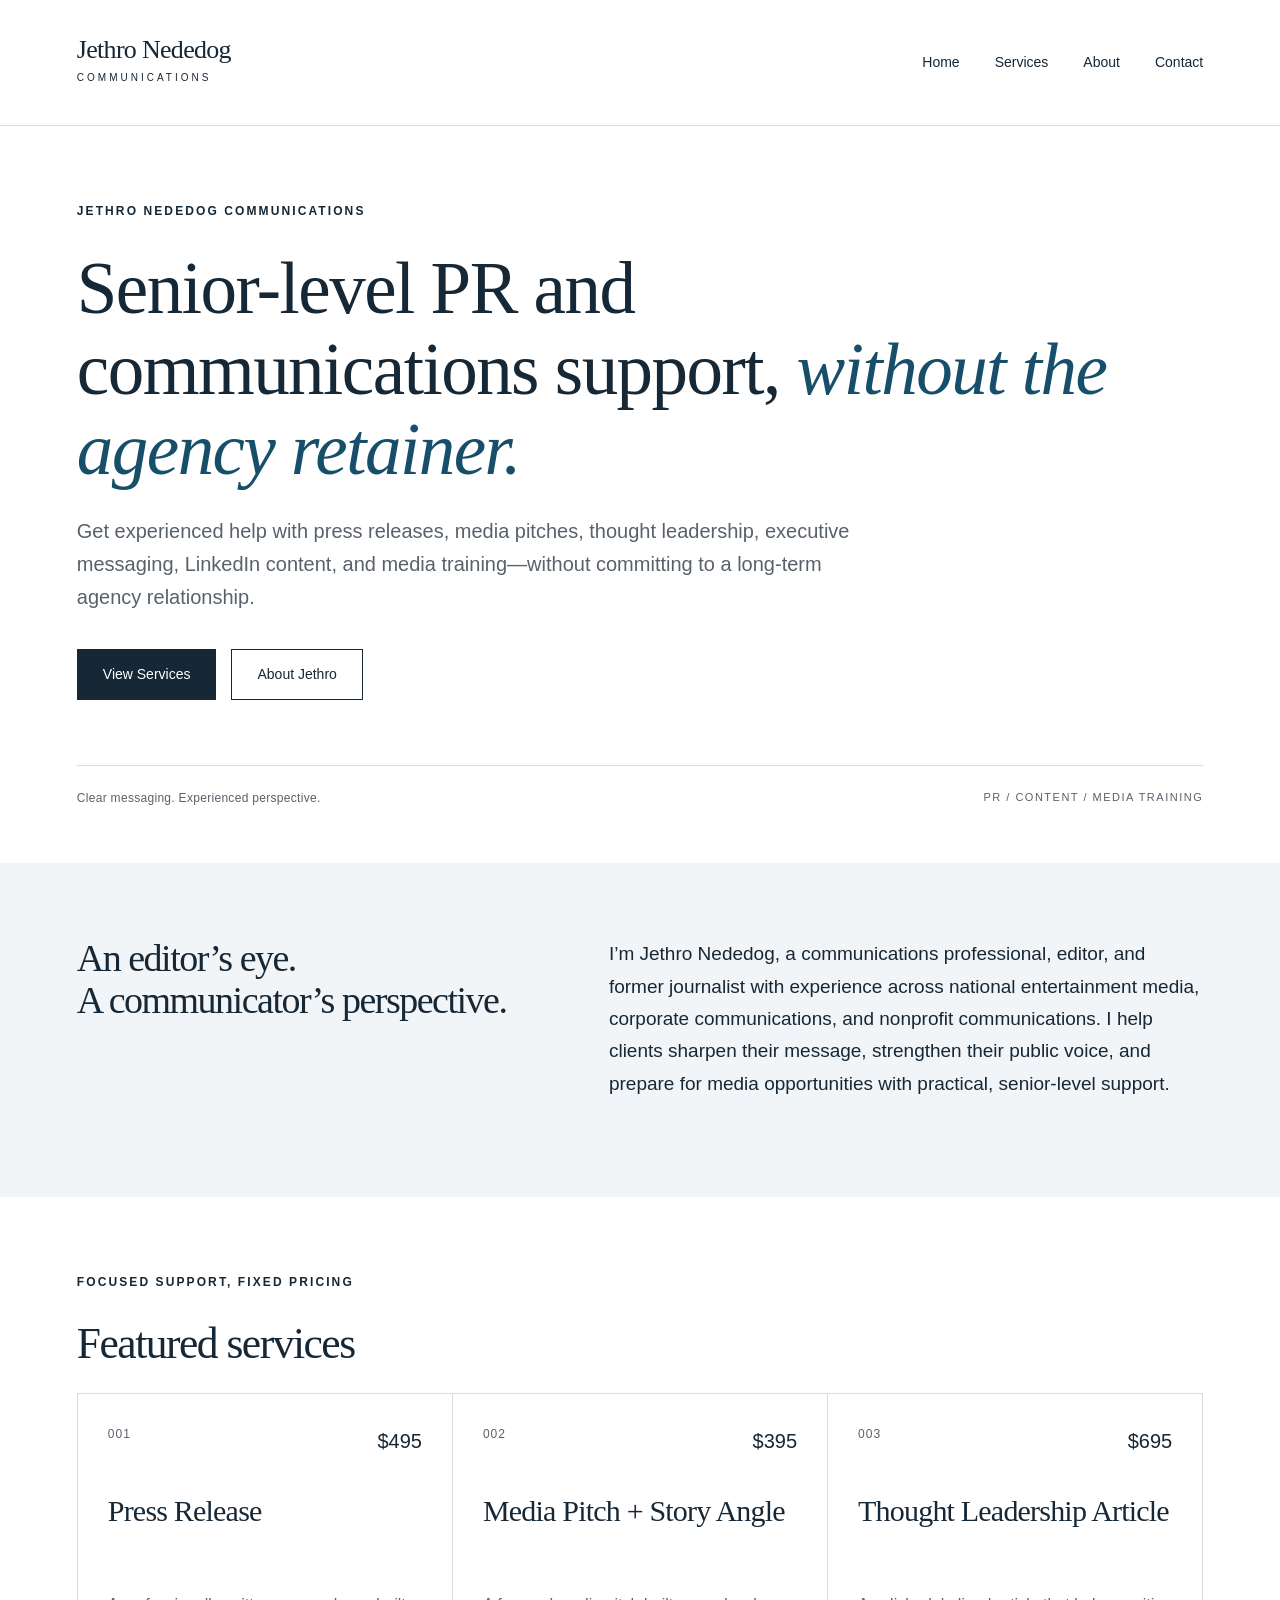
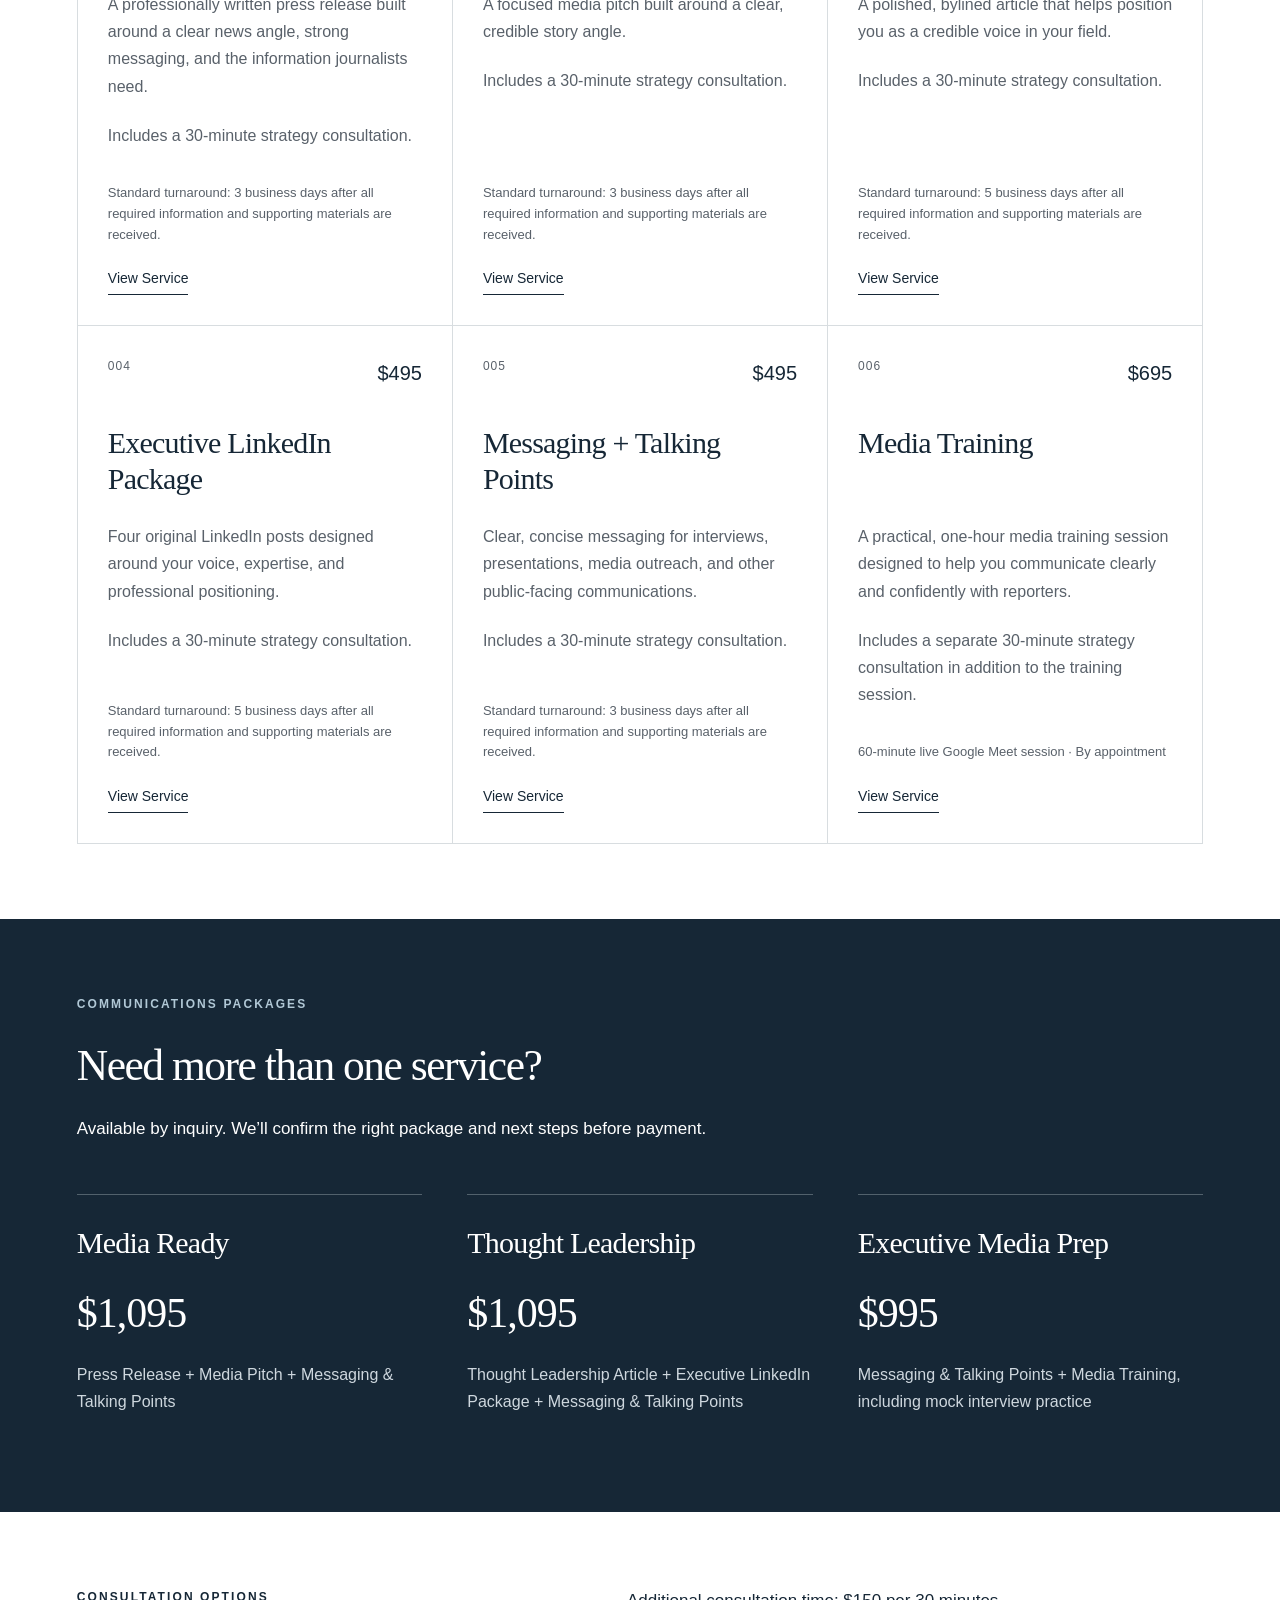
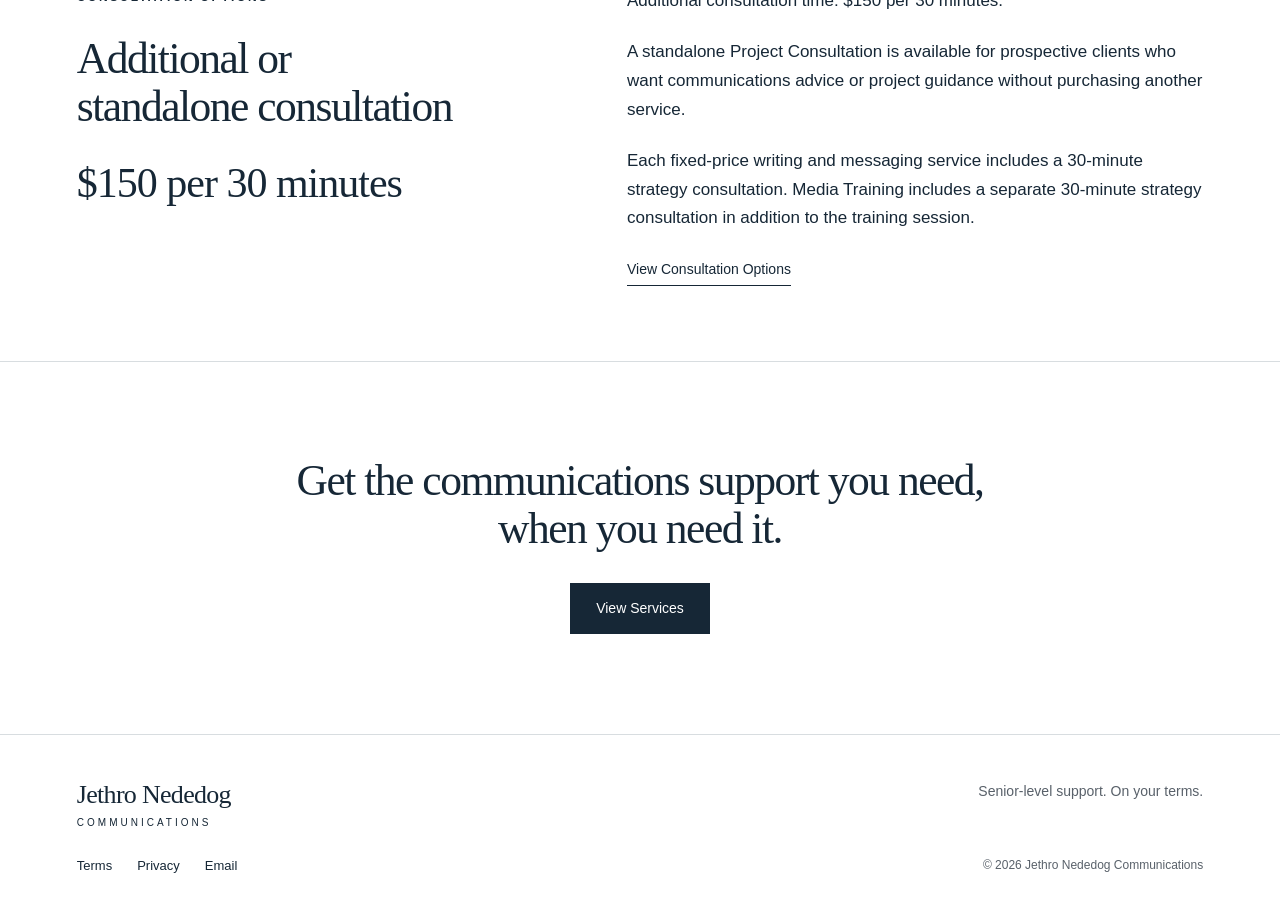
<file: index.html>
<!doctype html><html lang="en"><head><meta charset="utf-8"><meta name="viewport" content="width=device-width,initial-scale=1"><title>Home | Jethro Nededog Communications</title><meta name="description" content="Senior-level PR and communications support, without the agency retainer."><link rel="icon" type="image/svg+xml" href="data:image/svg+xml,%3Csvg xmlns='http://www.w3.org/2000/svg' viewBox='0 0 40 40'%3E%3Crect width='40' height='40' fill='%23162736'/%3E%3Ctext x='20' y='29' text-anchor='middle' font-family='Georgia' font-size='28' fill='white'%3EJ%3C/text%3E%3C/svg%3E"><link rel="stylesheet" href="/style.css"></head><body><a class="skip" href="#main">Skip to content</a><header><a class="brand" href="/">Jethro Nededog<span>COMMUNICATIONS</span></a><nav aria-label="Main navigation"><a href="/">Home</a><a href="/services/">Services</a><a href="/about/">About</a><a href="/contact/">Contact</a></nav></header><main id="main"><section class="hero"><div class="eyebrow">Jethro Nededog Communications</div><h1>Senior-level PR and communications support, <em>without the agency retainer.</em></h1><p class="lead">Get experienced help with press releases, media pitches, thought leadership, executive messaging, LinkedIn content, and media training—without committing to a long-term agency relationship.</p><div class="actions"><a class="button " href="/services/">View Services</a><a class="button secondary" href="/about/">About Jethro</a></div><div class="hero-bottom"><span>Clear messaging. Experienced perspective.</span><span>PR / CONTENT / MEDIA TRAINING</span></div></section><section class="intro"><h2>An editor’s eye.<br>A communicator’s perspective.</h2><p>I’m Jethro Nededog, a communications professional, editor, and former journalist with experience across national entertainment media, corporate communications, and nonprofit communications. I help clients sharpen their message, strengthen their public voice, and prepare for media opportunities with practical, senior-level support.</p></section><section><div class="section-title"><div><span class="eyebrow">Focused support, fixed pricing</span><h2>Featured services</h2></div></div><div class="cards"><article><div class="meta">001 <span>$495</span></div><h3>Press Release</h3><p>A professionally written press release built around a clear news angle, strong messaging, and the information journalists need.</p><p>Includes a 30-minute strategy consultation.</p><p class="timing">Standard turnaround: 3 business days after all required information and supporting materials are received.</p><a class="textlink" href="/services/press-release/">View Service</a></article><article><div class="meta">002 <span>$395</span></div><h3>Media Pitch + Story Angle</h3><p>A focused media pitch built around a clear, credible story angle.</p><p>Includes a 30-minute strategy consultation.</p><p class="timing">Standard turnaround: 3 business days after all required information and supporting materials are received.</p><a class="textlink" href="/services/media-pitch/">View Service</a></article><article><div class="meta">003 <span>$695</span></div><h3>Thought Leadership Article</h3><p>A polished, bylined article that helps position you as a credible voice in your field.</p><p>Includes a 30-minute strategy consultation.</p><p class="timing">Standard turnaround: 5 business days after all required information and supporting materials are received.</p><a class="textlink" href="/services/thought-leadership/">View Service</a></article><article><div class="meta">004 <span>$495</span></div><h3>Executive LinkedIn Package</h3><p>Four original LinkedIn posts designed around your voice, expertise, and professional positioning.</p><p>Includes a 30-minute strategy consultation.</p><p class="timing">Standard turnaround: 5 business days after all required information and supporting materials are received.</p><a class="textlink" href="/services/linkedin/">View Service</a></article><article><div class="meta">005 <span>$495</span></div><h3>Messaging + Talking Points</h3><p>Clear, concise messaging for interviews, presentations, media outreach, and other public-facing communications.</p><p>Includes a 30-minute strategy consultation.</p><p class="timing">Standard turnaround: 3 business days after all required information and supporting materials are received.</p><a class="textlink" href="/services/messaging/">View Service</a></article><article><div class="meta">006 <span>$695</span></div><h3>Media Training</h3><p>A practical, one-hour media training session designed to help you communicate clearly and confidently with reporters.</p><p>Includes a separate 30-minute strategy consultation in addition to the training session.</p><p class="timing">60-minute live Google Meet session · By appointment</p><a class="textlink" href="/services/media-training/">View Service</a></article></div></section><section class="packages"><span class="eyebrow">Communications packages</span><h2>Need more than one service?</h2><p>Available by inquiry. We’ll confirm the right package and next steps before payment.</p><div class="bundle-grid"><article><h3>Media Ready</h3><div class="price">$1,095</div><p>Press Release + Media Pitch + Messaging &amp; Talking Points</p></article><article><h3>Thought Leadership</h3><div class="price">$1,095</div><p>Thought Leadership Article + Executive LinkedIn Package + Messaging &amp; Talking Points</p></article><article><h3>Executive Media Prep</h3><div class="price">$995</div><p>Messaging &amp; Talking Points + Media Training, including mock interview practice</p></article></div></section><section class="consult"><div><span class="eyebrow">Consultation options</span><h2>Additional or standalone consultation</h2><div class="price">$150 per 30 minutes</div></div><div><p>Additional consultation time: $150 per 30 minutes.</p><p>A standalone Project Consultation is available for prospective clients who want communications advice or project guidance without purchasing another service.</p><p>Each fixed-price writing and messaging service includes a 30-minute strategy consultation. Media Training includes a separate 30-minute strategy consultation in addition to the training session.</p><a class="textlink" href="/services/project-consultation/">View Consultation Options</a></div></section><section class="closing"><h2>Get the communications support you need, when you need it.</h2><a class="button " href="/services/">View Services</a></section></main><footer><a class="brand" href="/">Jethro Nededog<span>COMMUNICATIONS</span></a><p>Senior-level support. On your terms.</p><div><a href="/terms/">Terms</a><a href="/privacy/">Privacy</a><a href="mailto:hello@jethronededog.com">Email</a></div><small>© 2026 Jethro Nededog Communications</small></footer></body></html>
</file>
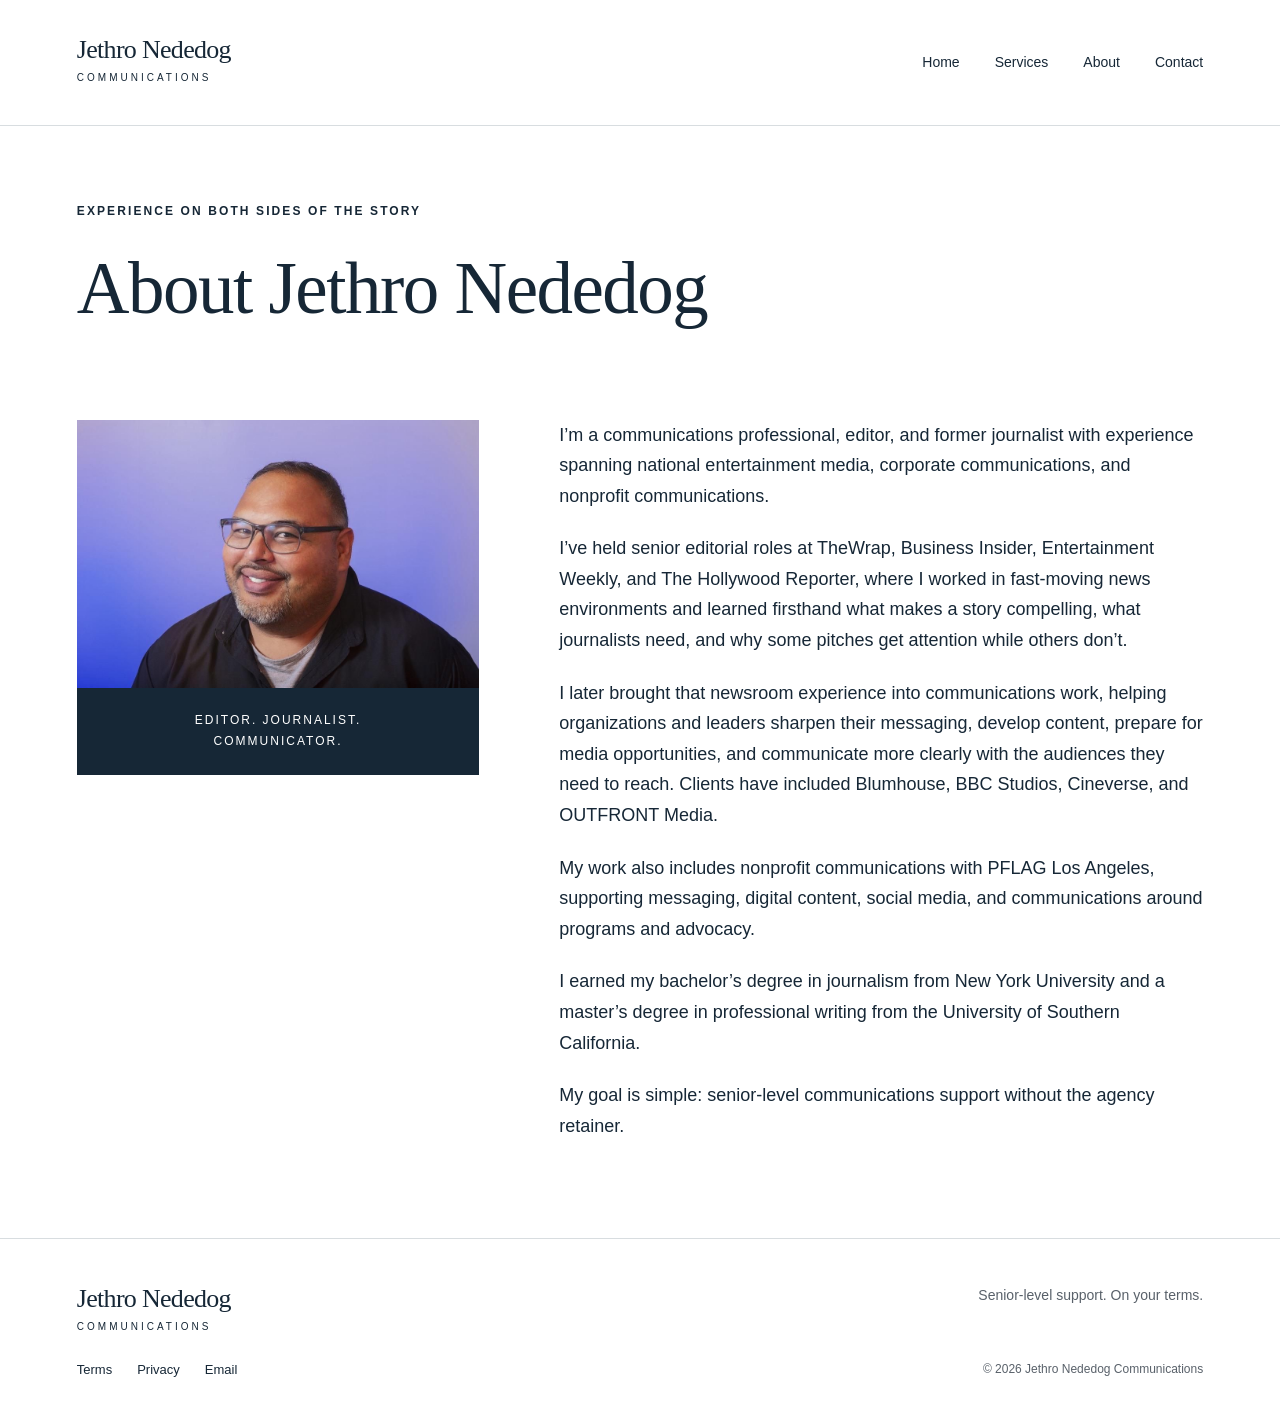
<file: about/index.html>
<!doctype html><html lang="en"><head><meta charset="utf-8"><meta name="viewport" content="width=device-width,initial-scale=1"><title>About Jethro | Jethro Nededog Communications</title><meta name="description" content="Senior-level PR and communications support, without the agency retainer."><link rel="icon" type="image/svg+xml" href="data:image/svg+xml,%3Csvg xmlns='http://www.w3.org/2000/svg' viewBox='0 0 40 40'%3E%3Crect width='40' height='40' fill='%23162736'/%3E%3Ctext x='20' y='29' text-anchor='middle' font-family='Georgia' font-size='28' fill='white'%3EJ%3C/text%3E%3C/svg%3E"><link rel="stylesheet" href="/style.css?v=20261011-about-photo"></head><body><a class="skip" href="#main">Skip to content</a><header><a class="brand" href="/">Jethro Nededog<span>COMMUNICATIONS</span></a><nav aria-label="Main navigation"><a href="/">Home</a><a href="/services/">Services</a><a href="/about/">About</a><a href="/contact/">Contact</a></nav></header><main id="main"><section class="page-heading"><span class="eyebrow">Experience on both sides of the story</span><h1>About Jethro Nededog</h1></section><section class="about-grid"><figure class="about-portrait"><img src="/assets/jethro-nededog-headshot.jpg" alt="Jethro Nededog" width="1023" height="682"><figcaption>EDITOR. JOURNALIST.<br>COMMUNICATOR.</figcaption></figure><div class="prose"><p>I’m a communications professional, editor, and former journalist with experience spanning national entertainment media, corporate communications, and nonprofit communications.</p><p>I’ve held senior editorial roles at TheWrap, Business Insider, Entertainment Weekly, and The Hollywood Reporter, where I worked in fast-moving news environments and learned firsthand what makes a story compelling, what journalists need, and why some pitches get attention while others don’t.</p><p>I later brought that newsroom experience into communications work, helping organizations and leaders sharpen their messaging, develop content, prepare for media opportunities, and communicate more clearly with the audiences they need to reach. Clients have included Blumhouse, BBC Studios, Cineverse, and OUTFRONT Media.</p><p>My work also includes nonprofit communications with PFLAG Los Angeles, supporting messaging, digital content, social media, and communications around programs and advocacy.</p><p>I earned my bachelor’s degree in journalism from New York University and a master’s degree in professional writing from the University of Southern California.</p><p>My goal is simple: senior-level communications support without the agency retainer.</p></div></section></main><footer><a class="brand" href="/">Jethro Nededog<span>COMMUNICATIONS</span></a><p>Senior-level support. On your terms.</p><div><a href="/terms/">Terms</a><a href="/privacy/">Privacy</a><a href="mailto:hello@jethronededog.com">Email</a></div><small>© 2026 Jethro Nededog Communications</small></footer></body></html>
</file>
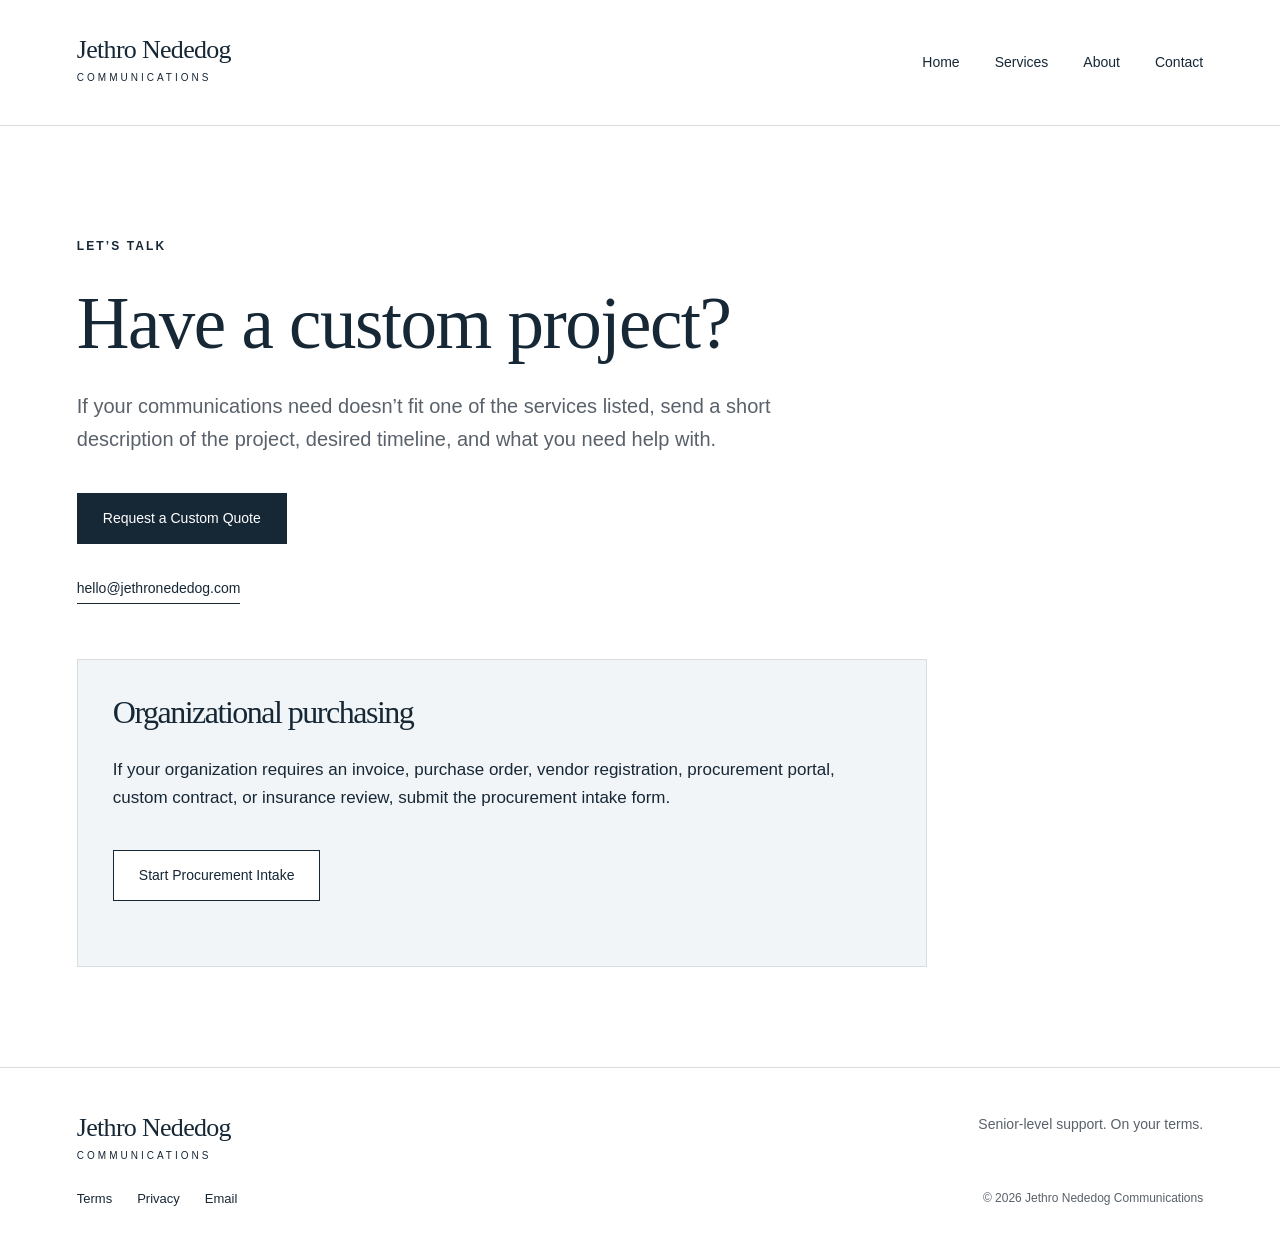
<file: contact/index.html>
<!doctype html><html lang="en"><head><meta charset="utf-8"><meta name="viewport" content="width=device-width,initial-scale=1"><title>Contact | Jethro Nededog Communications</title><meta name="description" content="Senior-level PR and communications support, without the agency retainer."><link rel="icon" type="image/svg+xml" href="data:image/svg+xml,%3Csvg xmlns='http://www.w3.org/2000/svg' viewBox='0 0 40 40'%3E%3Crect width='40' height='40' fill='%23162736'/%3E%3Ctext x='20' y='29' text-anchor='middle' font-family='Georgia' font-size='28' fill='white'%3EJ%3C/text%3E%3C/svg%3E"><link rel="stylesheet" href="/style.css"></head><body><a class="skip" href="#main">Skip to content</a><header><a class="brand" href="/">Jethro Nededog<span>COMMUNICATIONS</span></a><nav aria-label="Main navigation"><a href="/">Home</a><a href="/services/">Services</a><a href="/about/">About</a><a href="/contact/">Contact</a></nav></header><main id="main"><section class="contact page-heading"><span class="eyebrow">Let’s talk</span><h1>Have a custom project?</h1><p class="lead">If your communications need doesn’t fit one of the services listed, send a short description of the project, desired timeline, and what you need help with.</p><a class="button " href="mailto:hello@jethronededog.com?subject=Custom%20project%20quote&body=Project%20description%3A%0A%0ADesired%20timeline%3A%0A%0AWhat%20I%20need%20help%20with%3A%0A">Request a Custom Quote</a><p><a class="textlink" href="mailto:hello@jethronededog.com">hello@jethronededog.com</a></p><div class="contact-procurement"><h2>Organizational purchasing</h2><p>If your organization requires an invoice, purchase order, vendor registration, procurement portal, custom contract, or insurance review, submit the procurement intake form.</p><a class="button secondary" href="https://docs.google.com/forms/d/e/1FAIpQLSc_8Kyu5Ub-OU3O9eBe0U7L42CmOBNkvvTWVgMAn6pX1MJhvQ/viewform">Start Procurement Intake</a></div></section></main><footer><a class="brand" href="/">Jethro Nededog<span>COMMUNICATIONS</span></a><p>Senior-level support. On your terms.</p><div><a href="/terms/">Terms</a><a href="/privacy/">Privacy</a><a href="mailto:hello@jethronededog.com">Email</a></div><small>© 2026 Jethro Nededog Communications</small></footer></body></html>
</file>
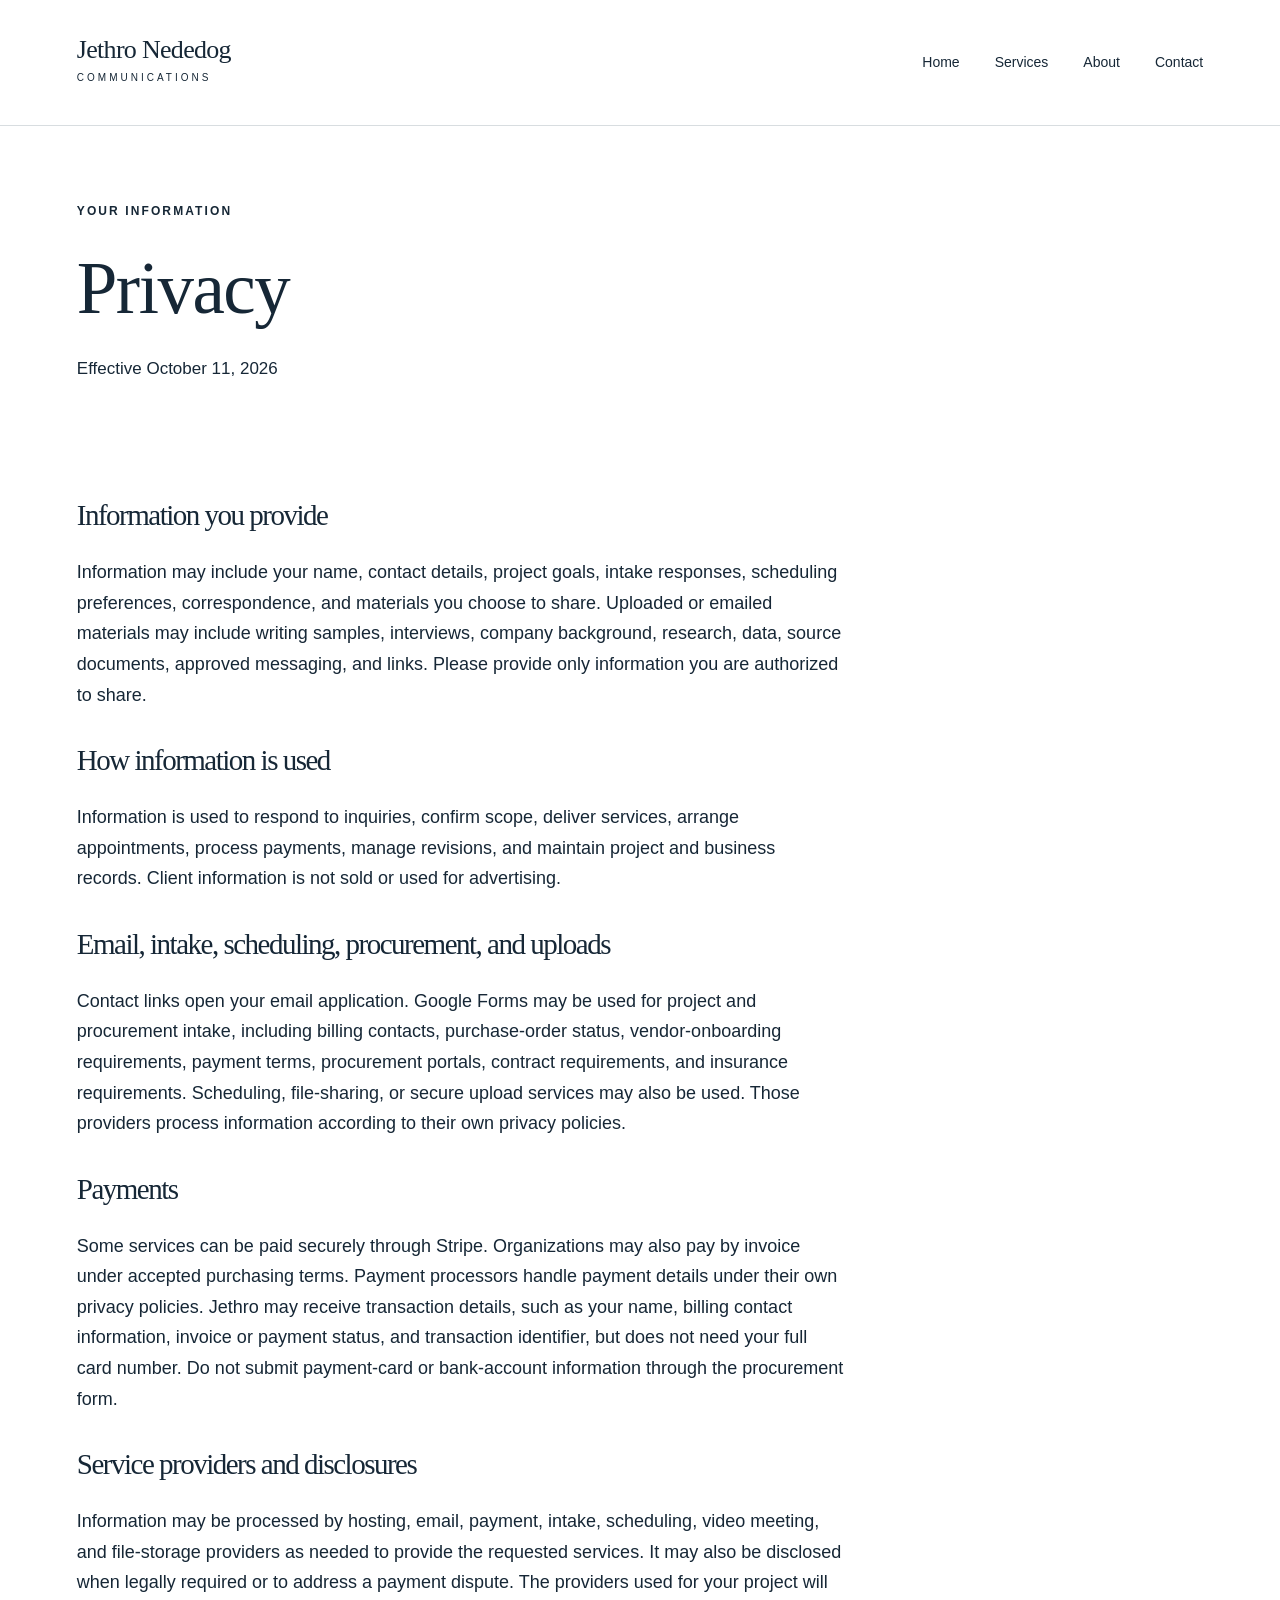
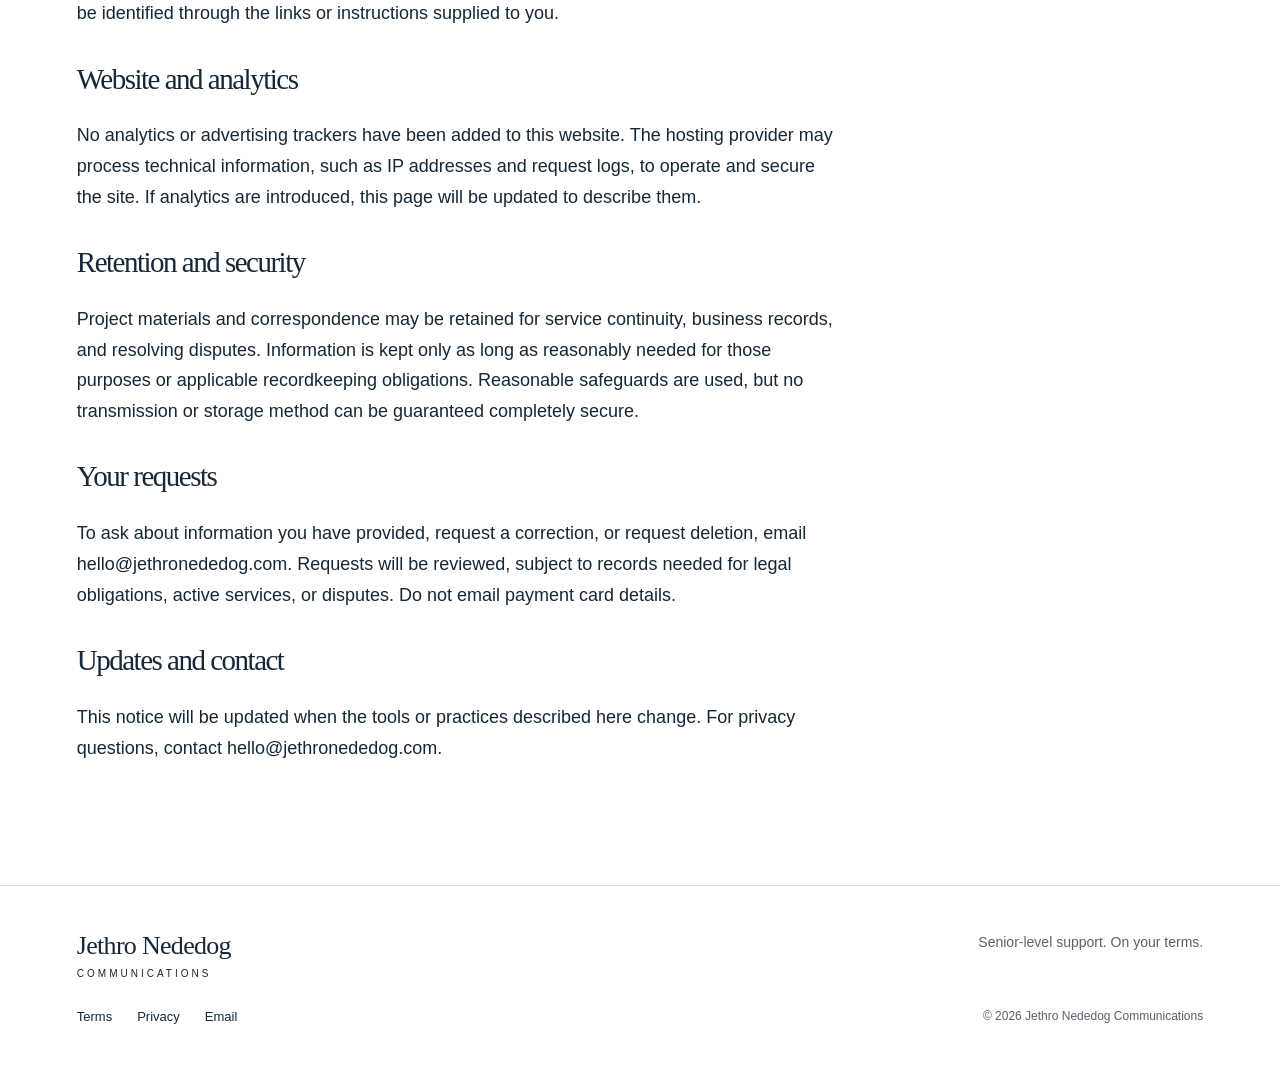
<file: privacy/index.html>
<!doctype html><html lang="en"><head><meta charset="utf-8"><meta name="viewport" content="width=device-width,initial-scale=1"><title>Privacy | Jethro Nededog Communications</title><meta name="description" content="Senior-level PR and communications support, without the agency retainer."><link rel="icon" type="image/svg+xml" href="data:image/svg+xml,%3Csvg xmlns='http://www.w3.org/2000/svg' viewBox='0 0 40 40'%3E%3Crect width='40' height='40' fill='%23162736'/%3E%3Ctext x='20' y='29' text-anchor='middle' font-family='Georgia' font-size='28' fill='white'%3EJ%3C/text%3E%3C/svg%3E"><link rel="stylesheet" href="/style.css"></head><body><a class="skip" href="#main">Skip to content</a><header><a class="brand" href="/">Jethro Nededog<span>COMMUNICATIONS</span></a><nav aria-label="Main navigation"><a href="/">Home</a><a href="/services/">Services</a><a href="/about/">About</a><a href="/contact/">Contact</a></nav></header><main id="main"><section class="page-heading"><span class="eyebrow">Your information</span><h1>Privacy</h1><p>Effective October 11, 2026</p></section><section class="legal prose"><h2>Information you provide</h2><p>Information may include your name, contact details, project goals, intake responses, scheduling preferences, correspondence, and materials you choose to share. Uploaded or emailed materials may include writing samples, interviews, company background, research, data, source documents, approved messaging, and links. Please provide only information you are authorized to share.</p><h2>How information is used</h2><p>Information is used to respond to inquiries, confirm scope, deliver services, arrange appointments, process payments, manage revisions, and maintain project and business records. Client information is not sold or used for advertising.</p><h2>Email, intake, scheduling, procurement, and uploads</h2><p>Contact links open your email application. Google Forms may be used for project and procurement intake, including billing contacts, purchase-order status, vendor-onboarding requirements, payment terms, procurement portals, contract requirements, and insurance requirements. Scheduling, file-sharing, or secure upload services may also be used. Those providers process information according to their own privacy policies.</p><h2>Payments</h2><p>Some services can be paid securely through Stripe. Organizations may also pay by invoice under accepted purchasing terms. Payment processors handle payment details under their own privacy policies. Jethro may receive transaction details, such as your name, billing contact information, invoice or payment status, and transaction identifier, but does not need your full card number. Do not submit payment-card or bank-account information through the procurement form.</p><h2>Service providers and disclosures</h2><p>Information may be processed by hosting, email, payment, intake, scheduling, video meeting, and file-storage providers as needed to provide the requested services. It may also be disclosed when legally required or to address a payment dispute. The providers used for your project will be identified through the links or instructions supplied to you.</p><h2>Website and analytics</h2><p>No analytics or advertising trackers have been added to this website. The hosting provider may process technical information, such as IP addresses and request logs, to operate and secure the site. If analytics are introduced, this page will be updated to describe them.</p><h2>Retention and security</h2><p>Project materials and correspondence may be retained for service continuity, business records, and resolving disputes. Information is kept only as long as reasonably needed for those purposes or applicable recordkeeping obligations. Reasonable safeguards are used, but no transmission or storage method can be guaranteed completely secure.</p><h2>Your requests</h2><p>To ask about information you have provided, request a correction, or request deletion, email hello@jethronededog.com. Requests will be reviewed, subject to records needed for legal obligations, active services, or disputes. Do not email payment card details.</p><h2>Updates and contact</h2><p>This notice will be updated when the tools or practices described here change. For privacy questions, contact <a href="mailto:hello@jethronededog.com">hello@jethronededog.com</a>.</p></section></main><footer><a class="brand" href="/">Jethro Nededog<span>COMMUNICATIONS</span></a><p>Senior-level support. On your terms.</p><div><a href="/terms/">Terms</a><a href="/privacy/">Privacy</a><a href="mailto:hello@jethronededog.com">Email</a></div><small>© 2026 Jethro Nededog Communications</small></footer></body></html>
</file>
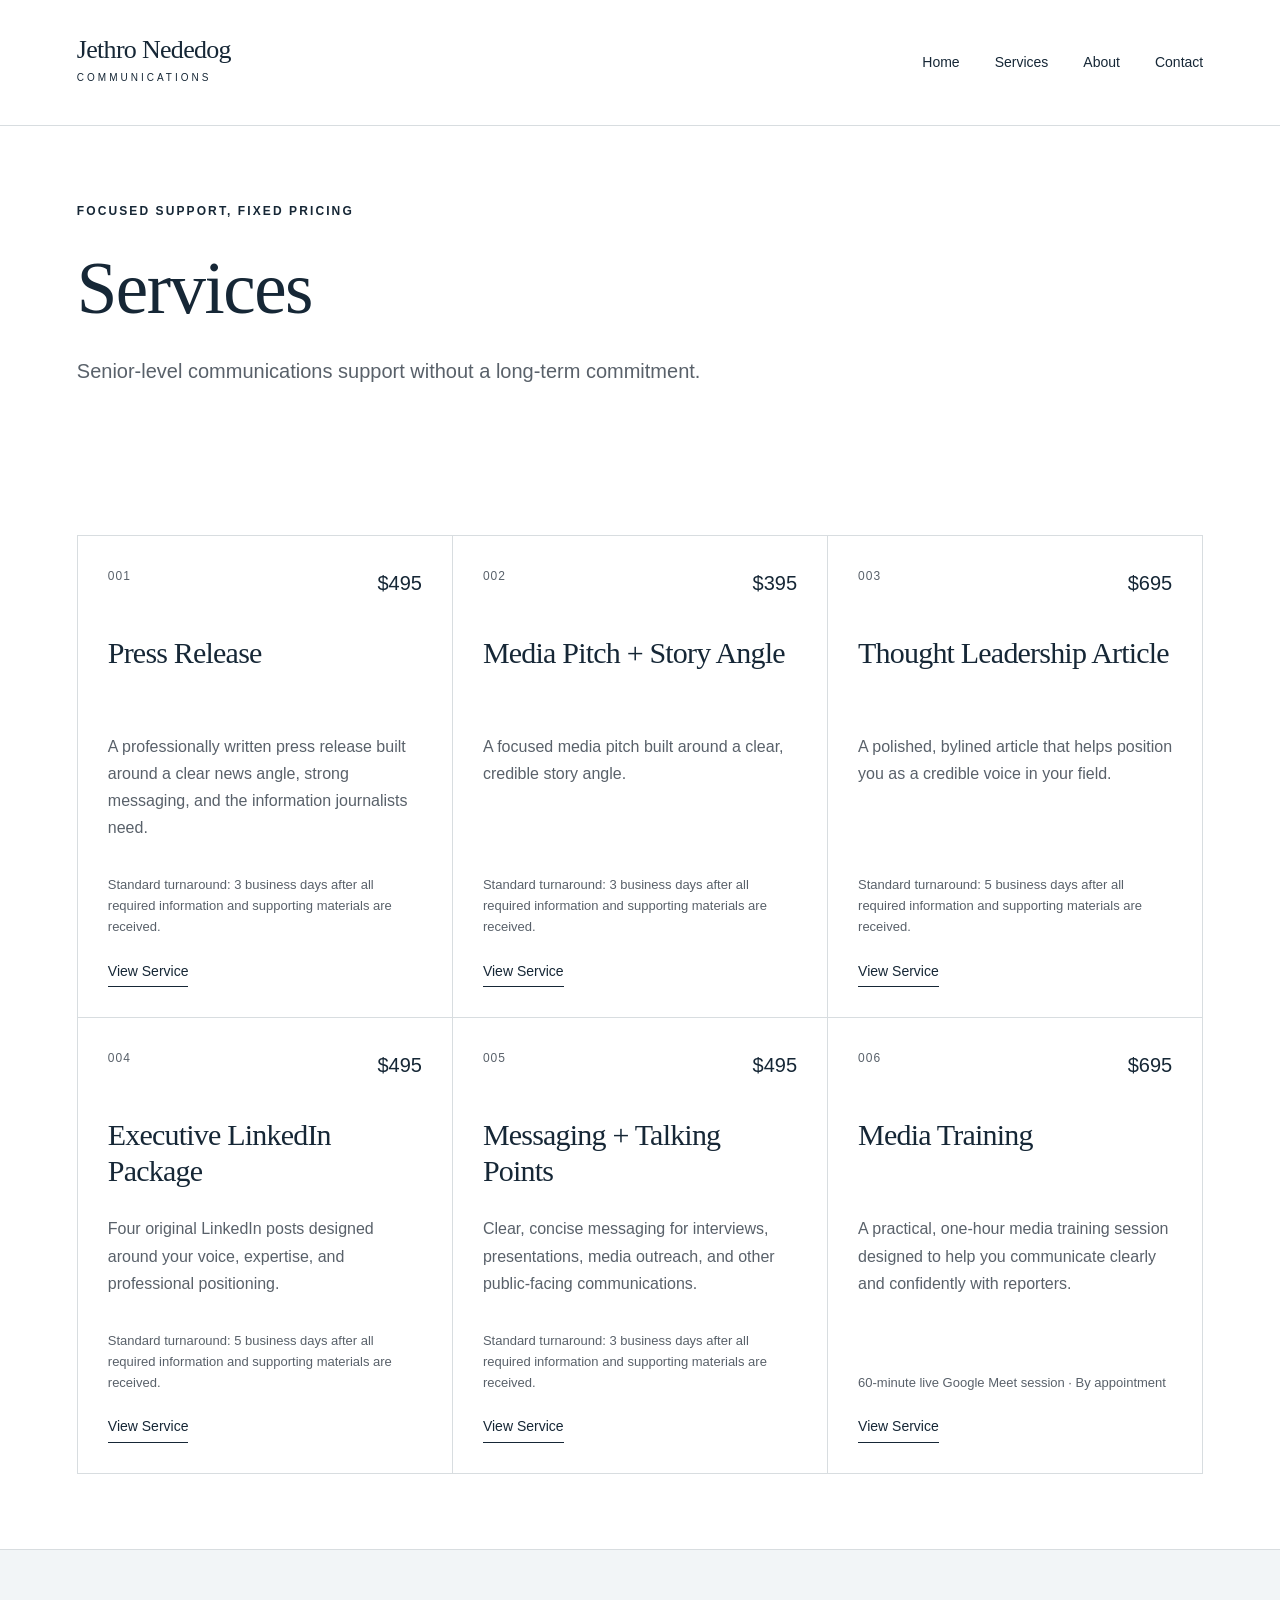
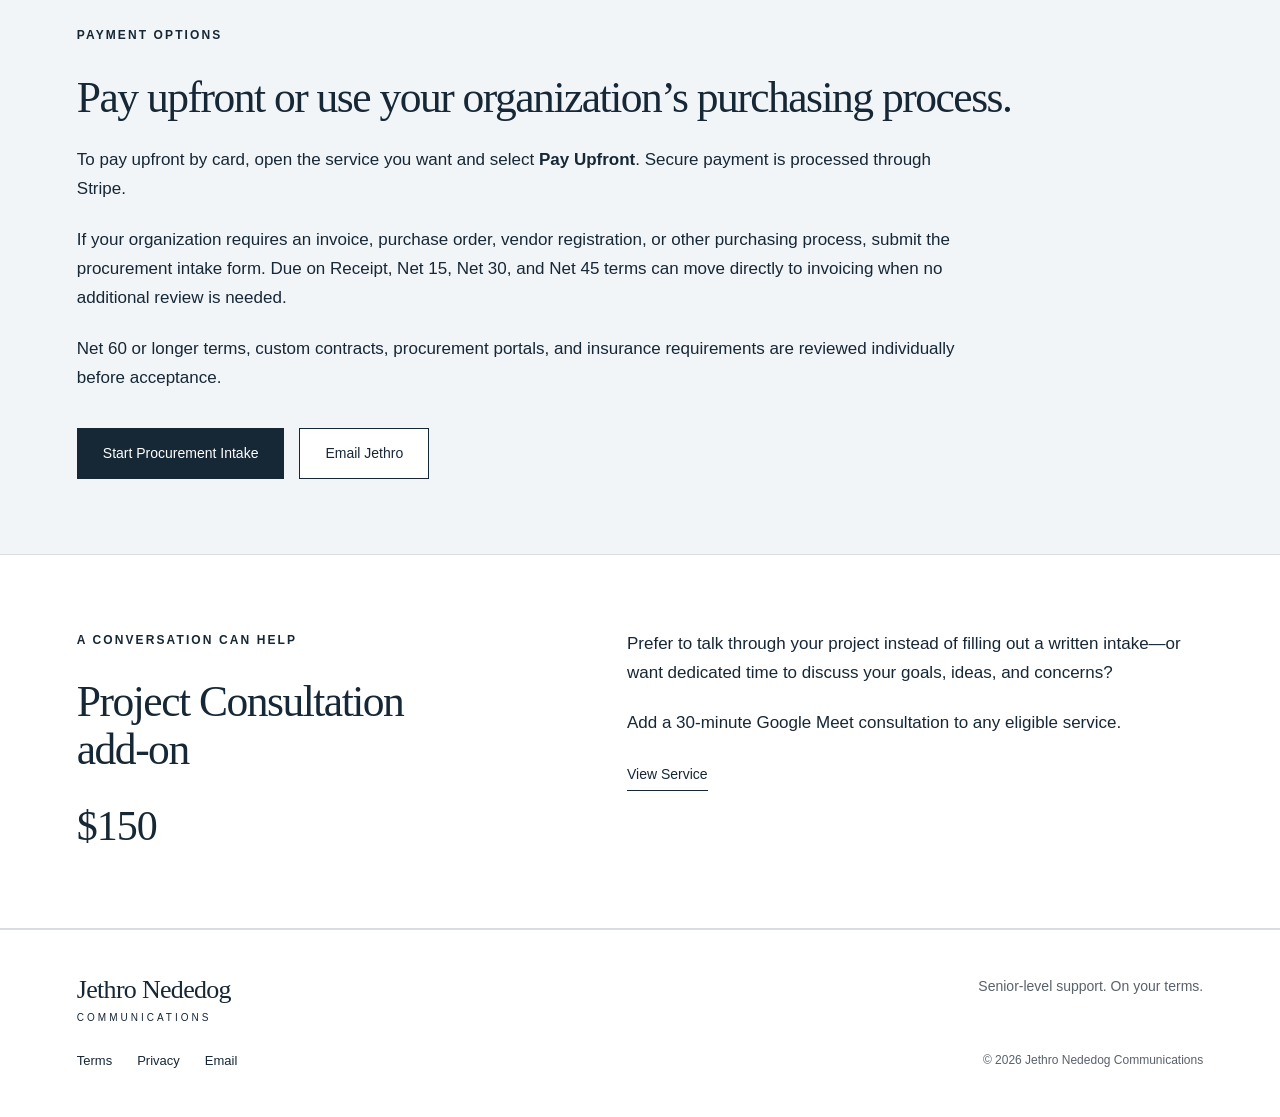
<file: services/index.html>
<!doctype html><html lang="en"><head><meta charset="utf-8"><meta name="viewport" content="width=device-width,initial-scale=1"><title>Services | Jethro Nededog Communications</title><meta name="description" content="Senior-level PR and communications support, without the agency retainer."><link rel="icon" type="image/svg+xml" href="data:image/svg+xml,%3Csvg xmlns='http://www.w3.org/2000/svg' viewBox='0 0 40 40'%3E%3Crect width='40' height='40' fill='%23162736'/%3E%3Ctext x='20' y='29' text-anchor='middle' font-family='Georgia' font-size='28' fill='white'%3EJ%3C/text%3E%3C/svg%3E"><link rel="stylesheet" href="/style.css"></head><body><a class="skip" href="#main">Skip to content</a><header><a class="brand" href="/">Jethro Nededog<span>COMMUNICATIONS</span></a><nav aria-label="Main navigation"><a href="/">Home</a><a href="/services/">Services</a><a href="/about/">About</a><a href="/contact/">Contact</a></nav></header><main id="main"><section class="page-heading"><span class="eyebrow">Focused support, fixed pricing</span><h1>Services</h1><p class="lead">Senior-level communications support without a long-term commitment.</p></section><section><div class="cards"><article><div class="meta">001 <span>$495</span></div><h3>Press Release</h3><p>A professionally written press release built around a clear news angle, strong messaging, and the information journalists need.</p><p class="timing">Standard turnaround: 3 business days after all required information and supporting materials are received.</p><a class="textlink" href="/services/press-release/">View Service</a></article><article><div class="meta">002 <span>$395</span></div><h3>Media Pitch + Story Angle</h3><p>A focused media pitch built around a clear, credible story angle.</p><p class="timing">Standard turnaround: 3 business days after all required information and supporting materials are received.</p><a class="textlink" href="/services/media-pitch/">View Service</a></article><article><div class="meta">003 <span>$695</span></div><h3>Thought Leadership Article</h3><p>A polished, bylined article that helps position you as a credible voice in your field.</p><p class="timing">Standard turnaround: 5 business days after all required information and supporting materials are received.</p><a class="textlink" href="/services/thought-leadership/">View Service</a></article><article><div class="meta">004 <span>$495</span></div><h3>Executive LinkedIn Package</h3><p>Four original LinkedIn posts designed around your voice, expertise, and professional positioning.</p><p class="timing">Standard turnaround: 5 business days after all required information and supporting materials are received.</p><a class="textlink" href="/services/linkedin/">View Service</a></article><article><div class="meta">005 <span>$495</span></div><h3>Messaging + Talking Points</h3><p>Clear, concise messaging for interviews, presentations, media outreach, and other public-facing communications.</p><p class="timing">Standard turnaround: 3 business days after all required information and supporting materials are received.</p><a class="textlink" href="/services/messaging/">View Service</a></article><article><div class="meta">006 <span>$695</span></div><h3>Media Training</h3><p>A practical, one-hour media training session designed to help you communicate clearly and confidently with reporters.</p><p class="timing">60-minute live Google Meet session · By appointment</p><a class="textlink" href="/services/media-training/">View Service</a></article></div></section><section class="purchasing"><span class="eyebrow">Payment options</span><h2>Pay upfront or use your organization’s purchasing process.</h2><p>To pay upfront by card, open the service you want and select <strong>Pay Upfront</strong>. Secure payment is processed through Stripe.</p><p>If your organization requires an invoice, purchase order, vendor registration, or other purchasing process, submit the procurement intake form. Due on Receipt, Net 15, Net 30, and Net 45 terms can move directly to invoicing when no additional review is needed.</p><p>Net 60 or longer terms, custom contracts, procurement portals, and insurance requirements are reviewed individually before acceptance.</p><div class="actions"><a class="button " href="https://docs.google.com/forms/d/e/1FAIpQLSc_8Kyu5Ub-OU3O9eBe0U7L42CmOBNkvvTWVgMAn6pX1MJhvQ/viewform">Start Procurement Intake</a><a class="button secondary" href="mailto:hello@jethronededog.com?subject=Organizational%20purchasing">Email Jethro</a></div></section><section class="consult"><div><span class="eyebrow">A conversation can help</span><h2>Project Consultation add-on</h2><div class="price">$150</div></div><div><p>Prefer to talk through your project instead of filling out a written intake—or want dedicated time to discuss your goals, ideas, and concerns?</p><p>Add a 30-minute Google Meet consultation to any eligible service.</p><a class="textlink" href="/services/project-consultation/">View Service</a></div></section></main><footer><a class="brand" href="/">Jethro Nededog<span>COMMUNICATIONS</span></a><p>Senior-level support. On your terms.</p><div><a href="/terms/">Terms</a><a href="/privacy/">Privacy</a><a href="mailto:hello@jethronededog.com">Email</a></div><small>© 2026 Jethro Nededog Communications</small></footer></body></html>
</file>
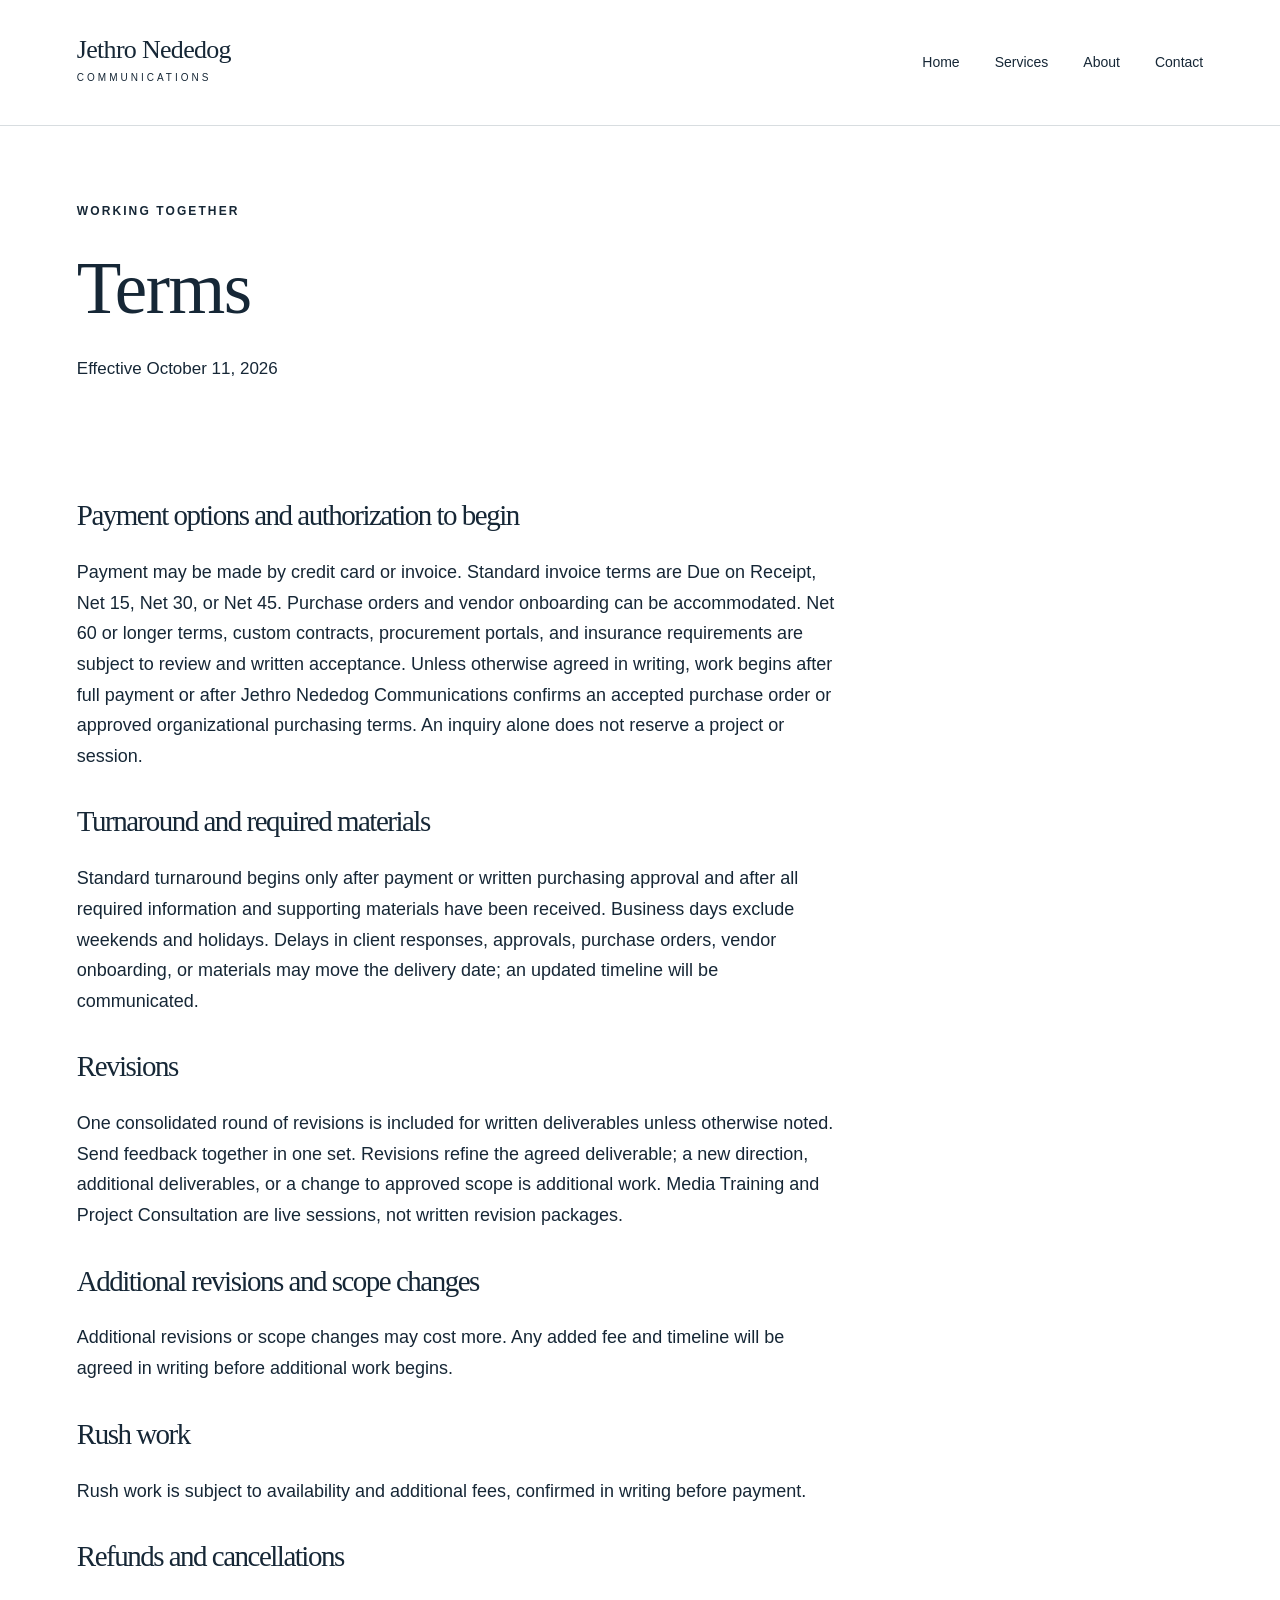
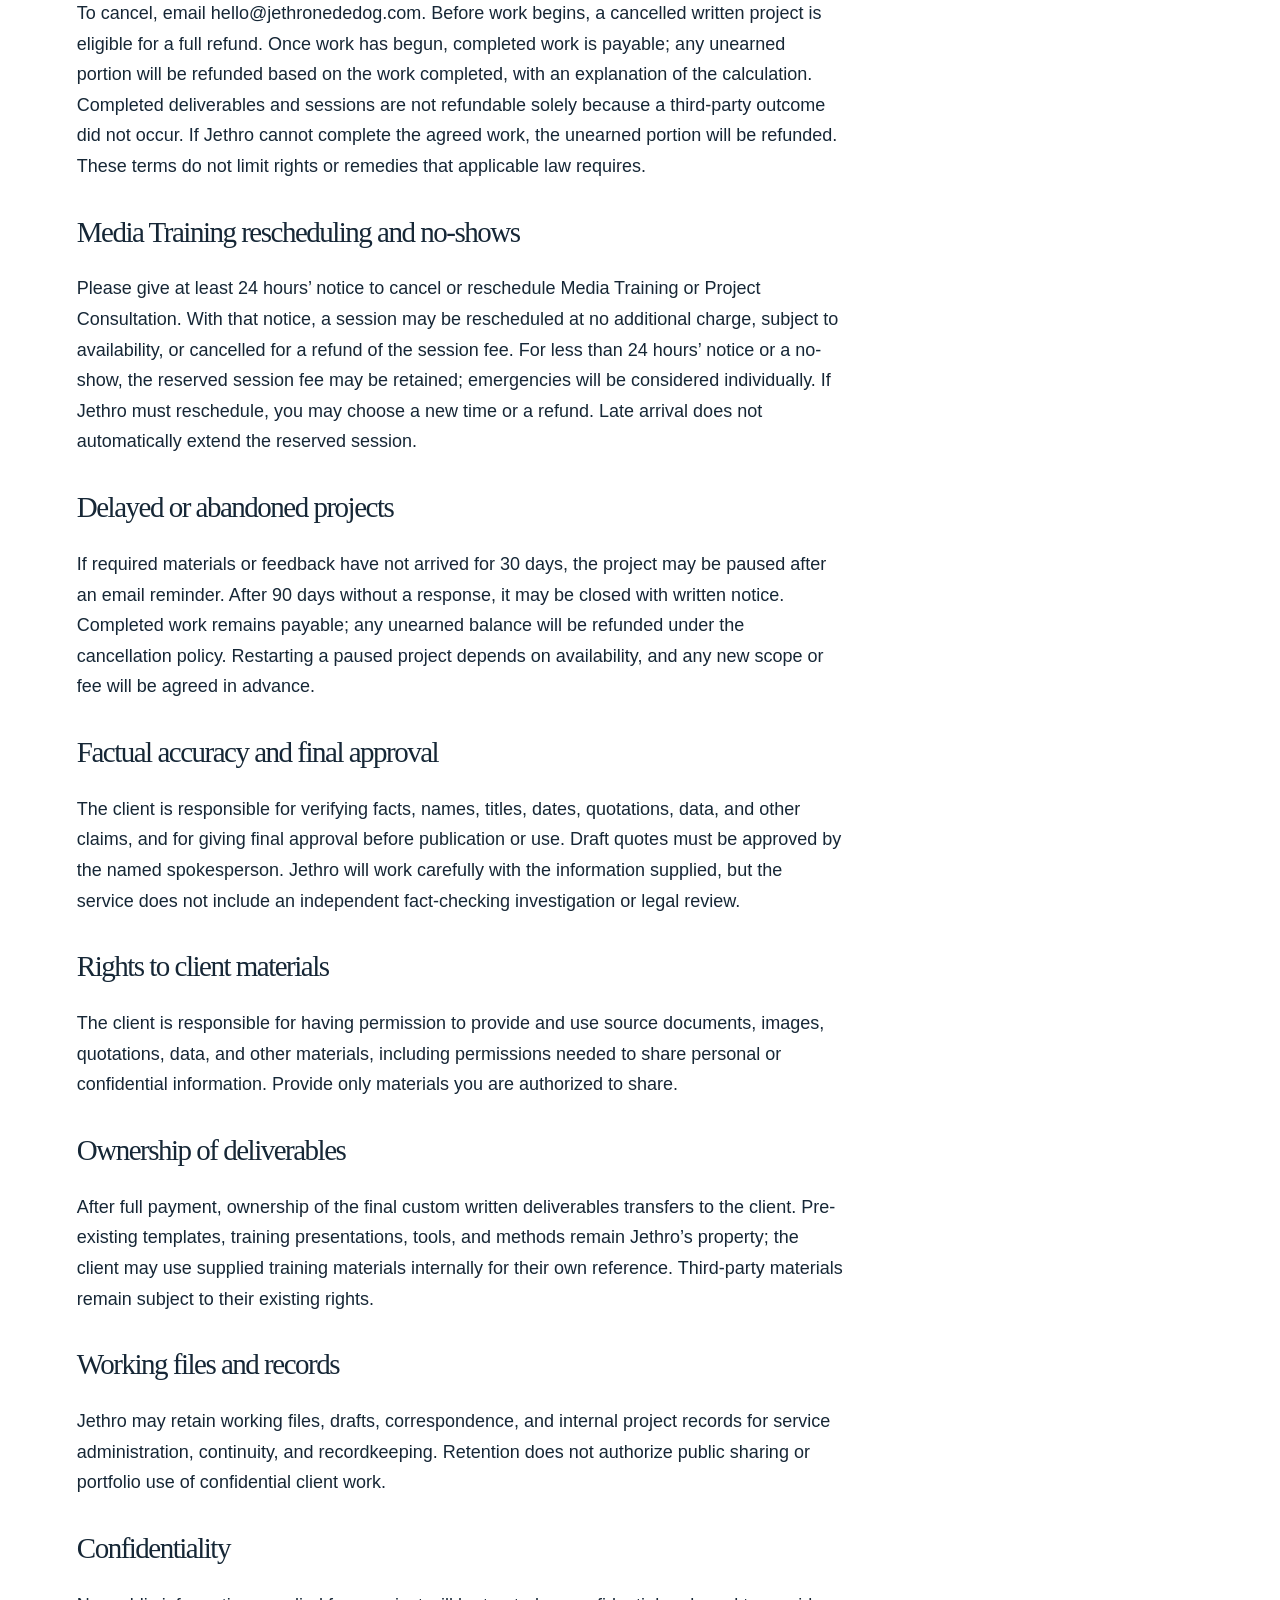
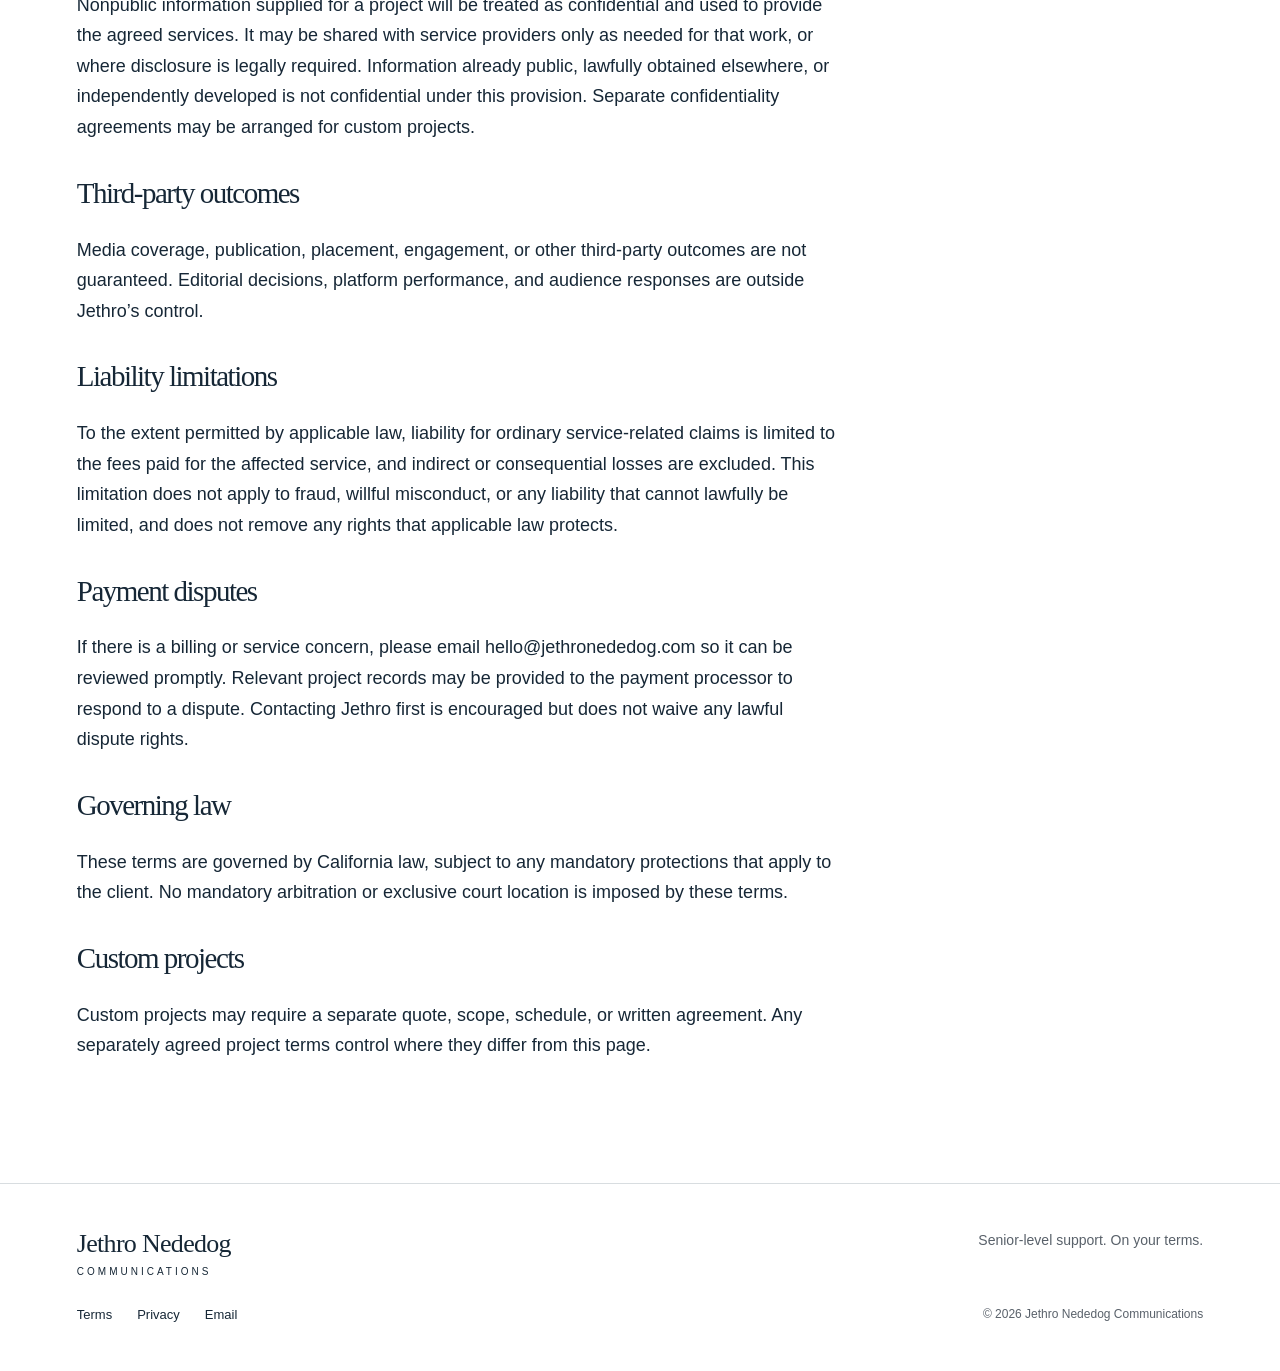
<file: terms/index.html>
<!doctype html><html lang="en"><head><meta charset="utf-8"><meta name="viewport" content="width=device-width,initial-scale=1"><title>Terms | Jethro Nededog Communications</title><meta name="description" content="Senior-level PR and communications support, without the agency retainer."><link rel="icon" type="image/svg+xml" href="data:image/svg+xml,%3Csvg xmlns='http://www.w3.org/2000/svg' viewBox='0 0 40 40'%3E%3Crect width='40' height='40' fill='%23162736'/%3E%3Ctext x='20' y='29' text-anchor='middle' font-family='Georgia' font-size='28' fill='white'%3EJ%3C/text%3E%3C/svg%3E"><link rel="stylesheet" href="/style.css"></head><body><a class="skip" href="#main">Skip to content</a><header><a class="brand" href="/">Jethro Nededog<span>COMMUNICATIONS</span></a><nav aria-label="Main navigation"><a href="/">Home</a><a href="/services/">Services</a><a href="/about/">About</a><a href="/contact/">Contact</a></nav></header><main id="main"><section class="page-heading"><span class="eyebrow">Working together</span><h1>Terms</h1><p>Effective October 11, 2026</p></section><section class="legal prose"><h2>Payment options and authorization to begin</h2><p>Payment may be made by credit card or invoice. Standard invoice terms are Due on Receipt, Net 15, Net 30, or Net 45. Purchase orders and vendor onboarding can be accommodated. Net 60 or longer terms, custom contracts, procurement portals, and insurance requirements are subject to review and written acceptance. Unless otherwise agreed in writing, work begins after full payment or after Jethro Nededog Communications confirms an accepted purchase order or approved organizational purchasing terms. An inquiry alone does not reserve a project or session.</p><h2>Turnaround and required materials</h2><p>Standard turnaround begins only after payment or written purchasing approval and after all required information and supporting materials have been received. Business days exclude weekends and holidays. Delays in client responses, approvals, purchase orders, vendor onboarding, or materials may move the delivery date; an updated timeline will be communicated.</p><h2>Revisions</h2><p>One consolidated round of revisions is included for written deliverables unless otherwise noted. Send feedback together in one set. Revisions refine the agreed deliverable; a new direction, additional deliverables, or a change to approved scope is additional work. Media Training and Project Consultation are live sessions, not written revision packages.</p><h2>Additional revisions and scope changes</h2><p>Additional revisions or scope changes may cost more. Any added fee and timeline will be agreed in writing before additional work begins.</p><h2>Rush work</h2><p>Rush work is subject to availability and additional fees, confirmed in writing before payment.</p><h2>Refunds and cancellations</h2><p>To cancel, email hello@jethronededog.com. Before work begins, a cancelled written project is eligible for a full refund. Once work has begun, completed work is payable; any unearned portion will be refunded based on the work completed, with an explanation of the calculation. Completed deliverables and sessions are not refundable solely because a third-party outcome did not occur. If Jethro cannot complete the agreed work, the unearned portion will be refunded. These terms do not limit rights or remedies that applicable law requires.</p><h2>Media Training rescheduling and no-shows</h2><p>Please give at least 24 hours’ notice to cancel or reschedule Media Training or Project Consultation. With that notice, a session may be rescheduled at no additional charge, subject to availability, or cancelled for a refund of the session fee. For less than 24 hours’ notice or a no-show, the reserved session fee may be retained; emergencies will be considered individually. If Jethro must reschedule, you may choose a new time or a refund. Late arrival does not automatically extend the reserved session.</p><h2>Delayed or abandoned projects</h2><p>If required materials or feedback have not arrived for 30 days, the project may be paused after an email reminder. After 90 days without a response, it may be closed with written notice. Completed work remains payable; any unearned balance will be refunded under the cancellation policy. Restarting a paused project depends on availability, and any new scope or fee will be agreed in advance.</p><h2>Factual accuracy and final approval</h2><p>The client is responsible for verifying facts, names, titles, dates, quotations, data, and other claims, and for giving final approval before publication or use. Draft quotes must be approved by the named spokesperson. Jethro will work carefully with the information supplied, but the service does not include an independent fact-checking investigation or legal review.</p><h2>Rights to client materials</h2><p>The client is responsible for having permission to provide and use source documents, images, quotations, data, and other materials, including permissions needed to share personal or confidential information. Provide only materials you are authorized to share.</p><h2>Ownership of deliverables</h2><p>After full payment, ownership of the final custom written deliverables transfers to the client. Pre-existing templates, training presentations, tools, and methods remain Jethro’s property; the client may use supplied training materials internally for their own reference. Third-party materials remain subject to their existing rights.</p><h2>Working files and records</h2><p>Jethro may retain working files, drafts, correspondence, and internal project records for service administration, continuity, and recordkeeping. Retention does not authorize public sharing or portfolio use of confidential client work.</p><h2>Confidentiality</h2><p>Nonpublic information supplied for a project will be treated as confidential and used to provide the agreed services. It may be shared with service providers only as needed for that work, or where disclosure is legally required. Information already public, lawfully obtained elsewhere, or independently developed is not confidential under this provision. Separate confidentiality agreements may be arranged for custom projects.</p><h2>Third-party outcomes</h2><p>Media coverage, publication, placement, engagement, or other third-party outcomes are not guaranteed. Editorial decisions, platform performance, and audience responses are outside Jethro’s control.</p><h2>Liability limitations</h2><p>To the extent permitted by applicable law, liability for ordinary service-related claims is limited to the fees paid for the affected service, and indirect or consequential losses are excluded. This limitation does not apply to fraud, willful misconduct, or any liability that cannot lawfully be limited, and does not remove any rights that applicable law protects.</p><h2>Payment disputes</h2><p>If there is a billing or service concern, please email hello@jethronededog.com so it can be reviewed promptly. Relevant project records may be provided to the payment processor to respond to a dispute. Contacting Jethro first is encouraged but does not waive any lawful dispute rights.</p><h2>Governing law</h2><p>These terms are governed by California law, subject to any mandatory protections that apply to the client. No mandatory arbitration or exclusive court location is imposed by these terms.</p><h2>Custom projects</h2><p>Custom projects may require a separate quote, scope, schedule, or written agreement. Any separately agreed project terms control where they differ from this page.</p></section></main><footer><a class="brand" href="/">Jethro Nededog<span>COMMUNICATIONS</span></a><p>Senior-level support. On your terms.</p><div><a href="/terms/">Terms</a><a href="/privacy/">Privacy</a><a href="mailto:hello@jethronededog.com">Email</a></div><small>© 2026 Jethro Nededog Communications</small></footer></body></html>
</file>
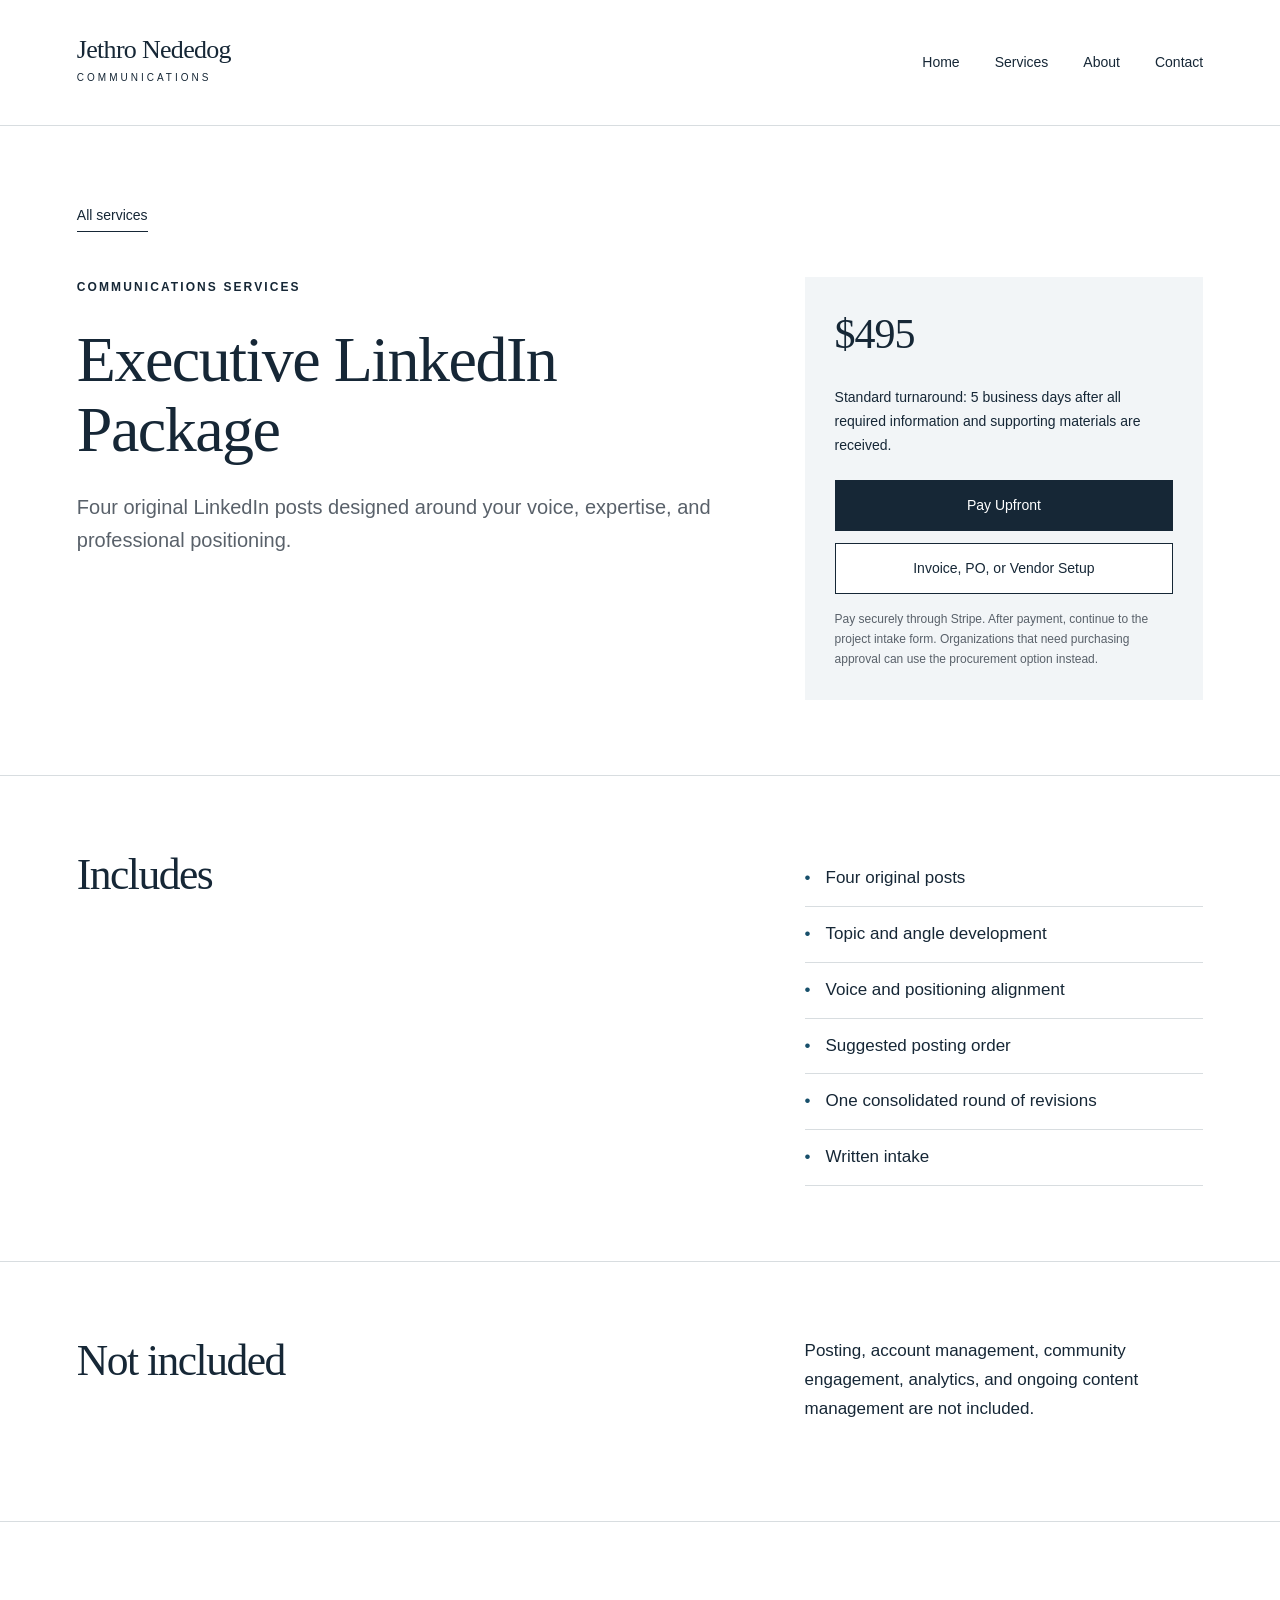
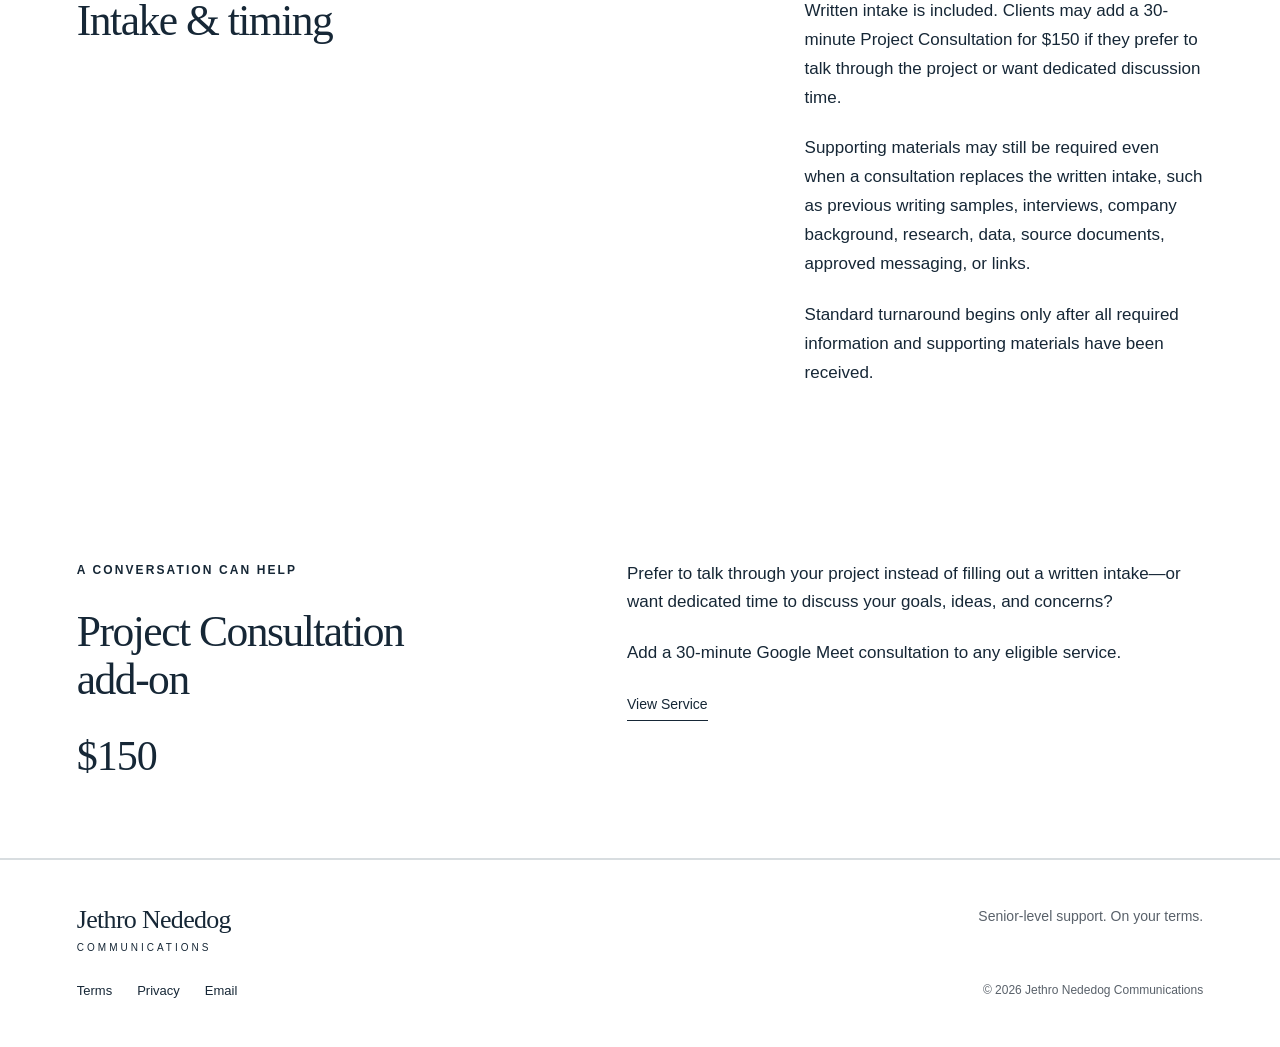
<file: services/linkedin/index.html>
<!doctype html><html lang="en"><head><meta charset="utf-8"><meta name="viewport" content="width=device-width,initial-scale=1"><title>Executive LinkedIn Package | Jethro Nededog Communications</title><meta name="description" content="Senior-level PR and communications support, without the agency retainer."><link rel="icon" type="image/svg+xml" href="data:image/svg+xml,%3Csvg xmlns='http://www.w3.org/2000/svg' viewBox='0 0 40 40'%3E%3Crect width='40' height='40' fill='%23162736'/%3E%3Ctext x='20' y='29' text-anchor='middle' font-family='Georgia' font-size='28' fill='white'%3EJ%3C/text%3E%3C/svg%3E"><link rel="stylesheet" href="/style.css"></head><body><a class="skip" href="#main">Skip to content</a><header><a class="brand" href="/">Jethro Nededog<span>COMMUNICATIONS</span></a><nav aria-label="Main navigation"><a href="/">Home</a><a href="/services/">Services</a><a href="/about/">About</a><a href="/contact/">Contact</a></nav></header><main id="main"><section class="service-heading"><a class="textlink" href="/services/">All services</a><div class="detail-grid"><div><span class="eyebrow">Communications services</span><h1>Executive LinkedIn Package</h1><p class="lead">Four original LinkedIn posts designed around your voice, expertise, and professional positioning.</p></div><aside><div class="price">$495</div><p>Standard turnaround: 5 business days after all required information and supporting materials are received.</p><a class="button " href="https://buy.stripe.com/fZucN51k74ag6nAbVW4Rq05">Pay Upfront</a><a class="button secondary" href="https://docs.google.com/forms/d/e/1FAIpQLSc_8Kyu5Ub-OU3O9eBe0U7L42CmOBNkvvTWVgMAn6pX1MJhvQ/viewform">Invoice, PO, or Vendor Setup</a><p class="fine">Pay securely through Stripe. After payment, continue to the project intake form. Organizations that need purchasing approval can use the procurement option instead.</p></aside></div></section><section class="detail-grid includes"><h2>Includes</h2><ul><li>Four original posts</li><li>Topic and angle development</li><li>Voice and positioning alignment</li><li>Suggested posting order</li><li>One consolidated round of revisions</li><li>Written intake</li></ul></section><section class="detail-grid includes"><h2>Not included</h2><p>Posting, account management, community engagement, analytics, and ongoing content management are not included.</p></section><section class="detail-grid includes"><h2>Intake &amp; timing</h2><div><p>Written intake is included. Clients may add a 30-minute Project Consultation for $150 if they prefer to talk through the project or want dedicated discussion time.</p><p>Supporting materials may still be required even when a consultation replaces the written intake, such as previous writing samples, interviews, company background, research, data, source documents, approved messaging, or links.</p><p>Standard turnaround begins only after all required information and supporting materials have been received.</p></div></section><section class="consult"><div><span class="eyebrow">A conversation can help</span><h2>Project Consultation add-on</h2><div class="price">$150</div></div><div><p>Prefer to talk through your project instead of filling out a written intake—or want dedicated time to discuss your goals, ideas, and concerns?</p><p>Add a 30-minute Google Meet consultation to any eligible service.</p><a class="textlink" href="/services/project-consultation/">View Service</a></div></section></main><footer><a class="brand" href="/">Jethro Nededog<span>COMMUNICATIONS</span></a><p>Senior-level support. On your terms.</p><div><a href="/terms/">Terms</a><a href="/privacy/">Privacy</a><a href="mailto:hello@jethronededog.com">Email</a></div><small>© 2026 Jethro Nededog Communications</small></footer></body></html>
</file>
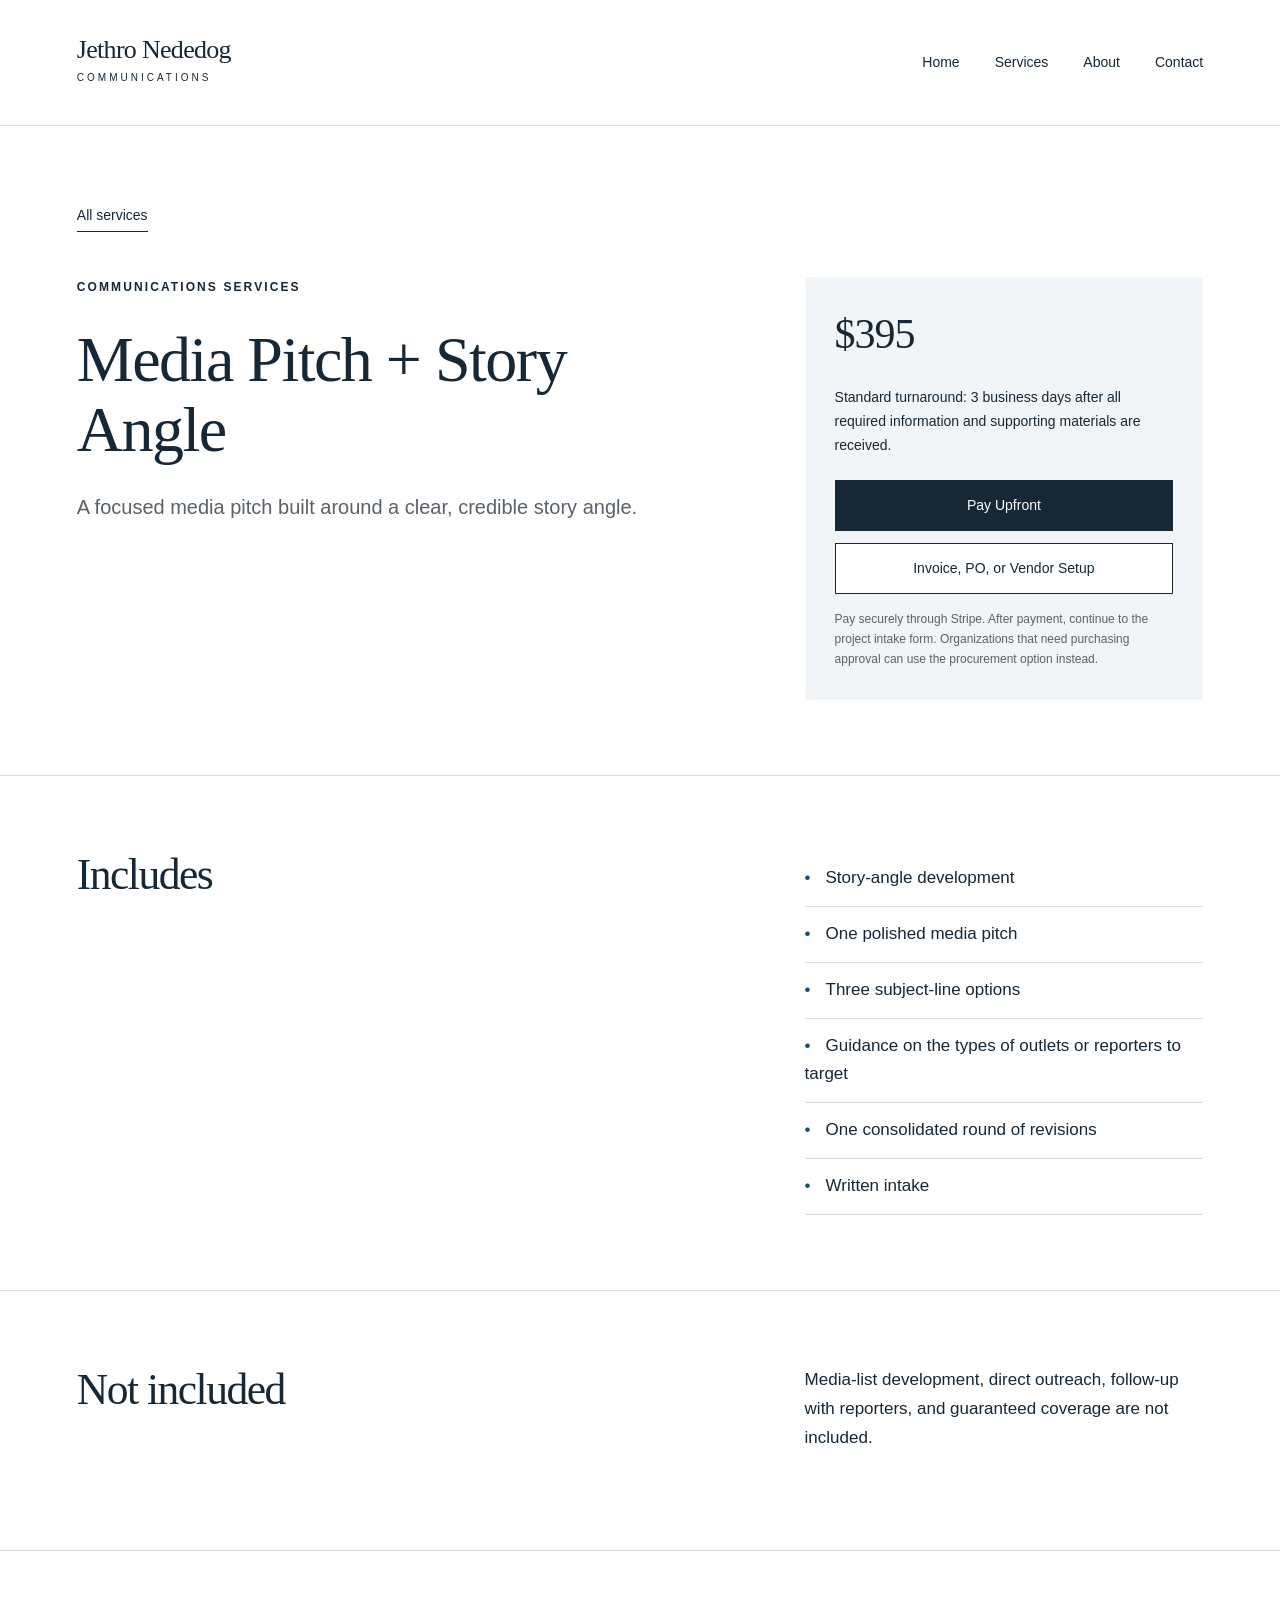
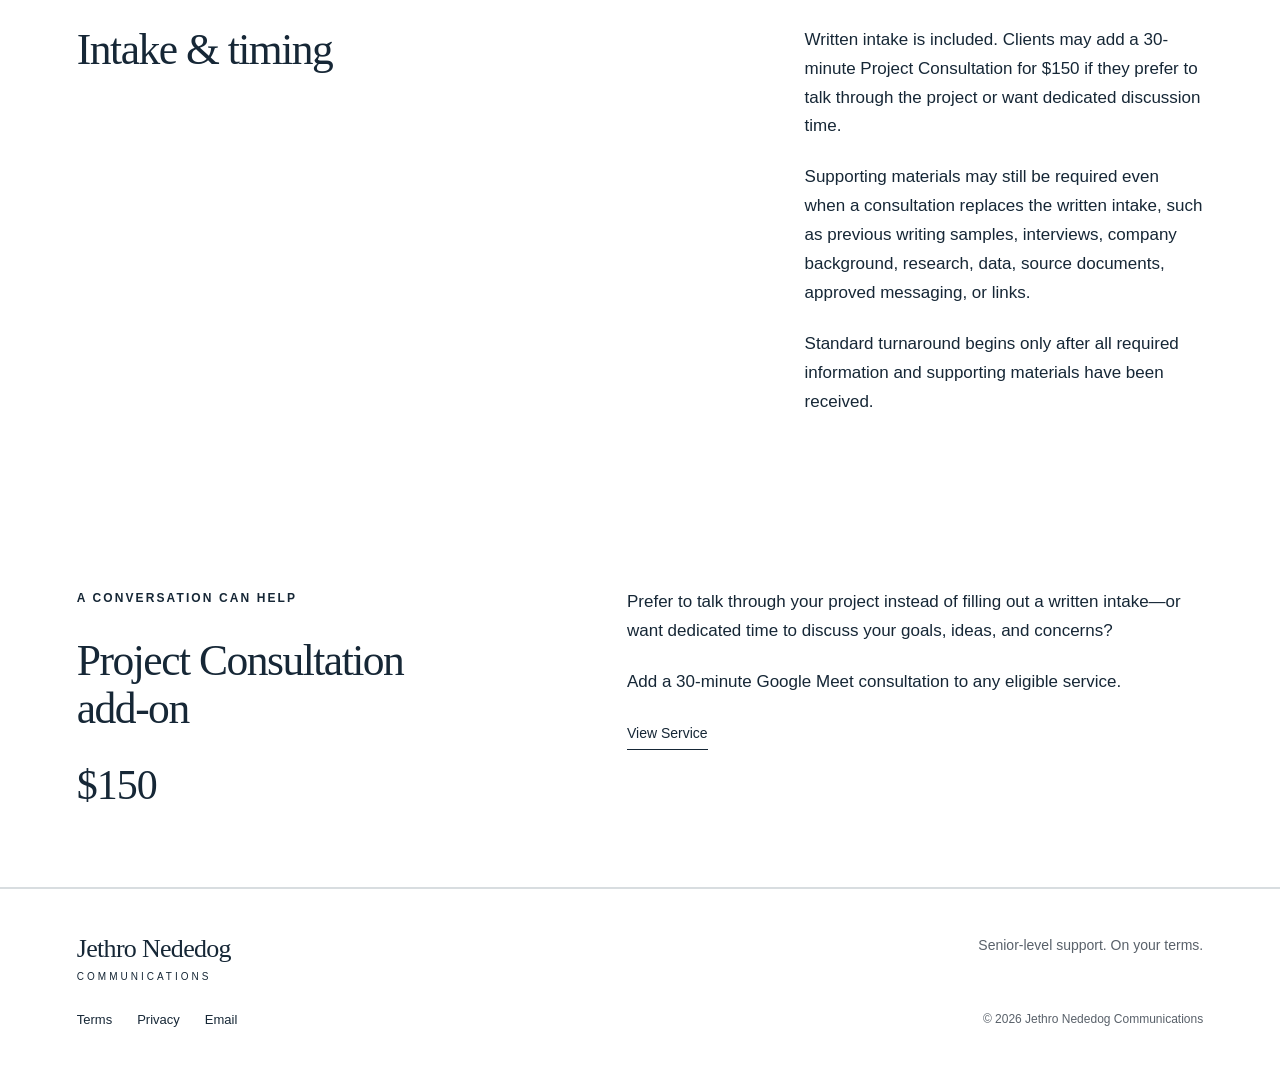
<file: services/media-pitch/index.html>
<!doctype html><html lang="en"><head><meta charset="utf-8"><meta name="viewport" content="width=device-width,initial-scale=1"><title>Media Pitch + Story Angle | Jethro Nededog Communications</title><meta name="description" content="Senior-level PR and communications support, without the agency retainer."><link rel="icon" type="image/svg+xml" href="data:image/svg+xml,%3Csvg xmlns='http://www.w3.org/2000/svg' viewBox='0 0 40 40'%3E%3Crect width='40' height='40' fill='%23162736'/%3E%3Ctext x='20' y='29' text-anchor='middle' font-family='Georgia' font-size='28' fill='white'%3EJ%3C/text%3E%3C/svg%3E"><link rel="stylesheet" href="/style.css"></head><body><a class="skip" href="#main">Skip to content</a><header><a class="brand" href="/">Jethro Nededog<span>COMMUNICATIONS</span></a><nav aria-label="Main navigation"><a href="/">Home</a><a href="/services/">Services</a><a href="/about/">About</a><a href="/contact/">Contact</a></nav></header><main id="main"><section class="service-heading"><a class="textlink" href="/services/">All services</a><div class="detail-grid"><div><span class="eyebrow">Communications services</span><h1>Media Pitch + Story Angle</h1><p class="lead">A focused media pitch built around a clear, credible story angle.</p></div><aside><div class="price">$395</div><p>Standard turnaround: 3 business days after all required information and supporting materials are received.</p><a class="button " href="https://buy.stripe.com/3cIbJ17IvbCI3bo5xy4Rq03">Pay Upfront</a><a class="button secondary" href="https://docs.google.com/forms/d/e/1FAIpQLSc_8Kyu5Ub-OU3O9eBe0U7L42CmOBNkvvTWVgMAn6pX1MJhvQ/viewform">Invoice, PO, or Vendor Setup</a><p class="fine">Pay securely through Stripe. After payment, continue to the project intake form. Organizations that need purchasing approval can use the procurement option instead.</p></aside></div></section><section class="detail-grid includes"><h2>Includes</h2><ul><li>Story-angle development</li><li>One polished media pitch</li><li>Three subject-line options</li><li>Guidance on the types of outlets or reporters to target</li><li>One consolidated round of revisions</li><li>Written intake</li></ul></section><section class="detail-grid includes"><h2>Not included</h2><p>Media-list development, direct outreach, follow-up with reporters, and guaranteed coverage are not included.</p></section><section class="detail-grid includes"><h2>Intake &amp; timing</h2><div><p>Written intake is included. Clients may add a 30-minute Project Consultation for $150 if they prefer to talk through the project or want dedicated discussion time.</p><p>Supporting materials may still be required even when a consultation replaces the written intake, such as previous writing samples, interviews, company background, research, data, source documents, approved messaging, or links.</p><p>Standard turnaround begins only after all required information and supporting materials have been received.</p></div></section><section class="consult"><div><span class="eyebrow">A conversation can help</span><h2>Project Consultation add-on</h2><div class="price">$150</div></div><div><p>Prefer to talk through your project instead of filling out a written intake—or want dedicated time to discuss your goals, ideas, and concerns?</p><p>Add a 30-minute Google Meet consultation to any eligible service.</p><a class="textlink" href="/services/project-consultation/">View Service</a></div></section></main><footer><a class="brand" href="/">Jethro Nededog<span>COMMUNICATIONS</span></a><p>Senior-level support. On your terms.</p><div><a href="/terms/">Terms</a><a href="/privacy/">Privacy</a><a href="mailto:hello@jethronededog.com">Email</a></div><small>© 2026 Jethro Nededog Communications</small></footer></body></html>
</file>
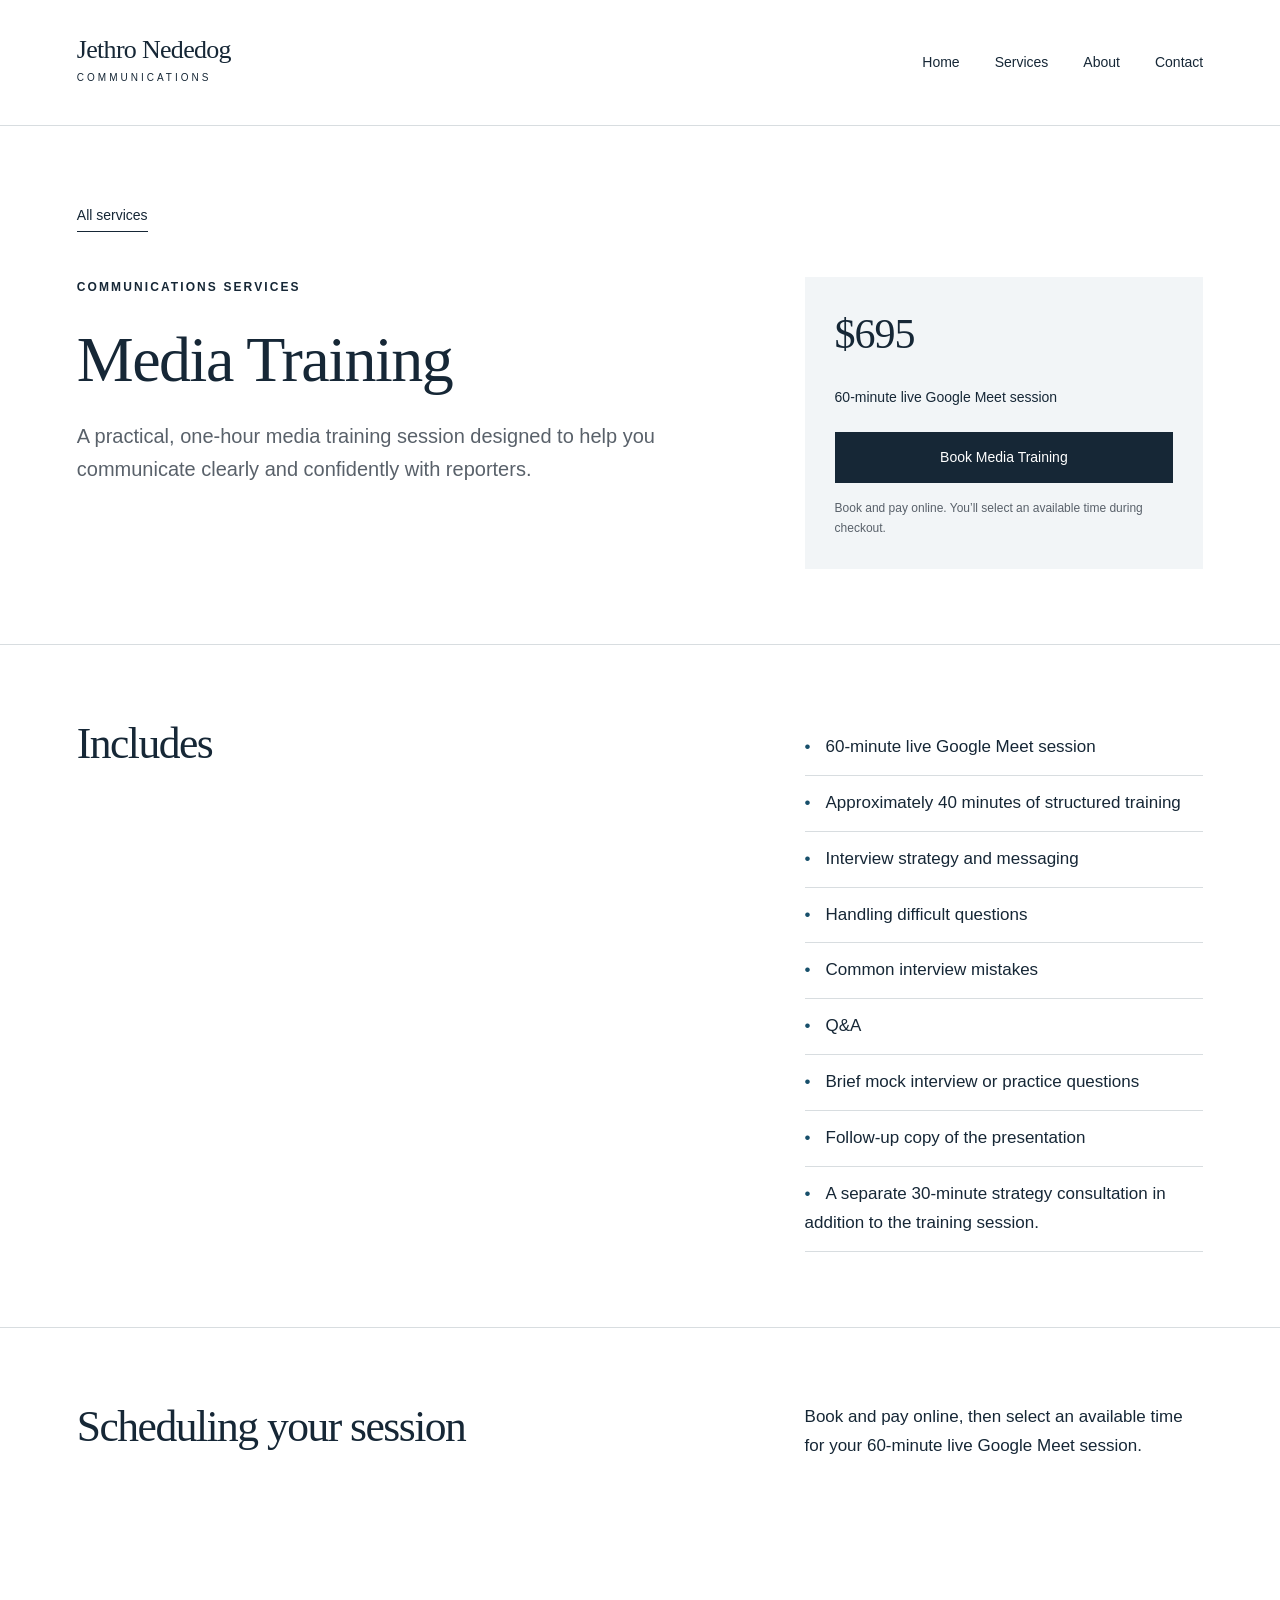
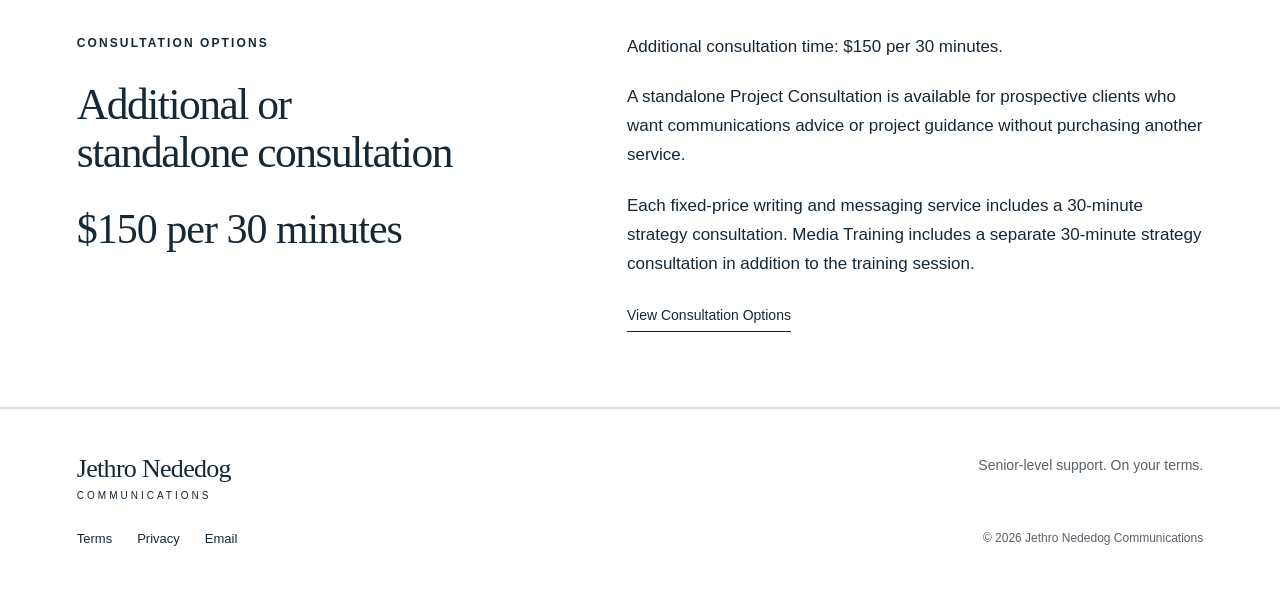
<file: services/media-training/index.html>
<!doctype html><html lang="en"><head><meta charset="utf-8"><meta name="viewport" content="width=device-width,initial-scale=1"><title>Media Training | Jethro Nededog Communications</title><meta name="description" content="Senior-level PR and communications support, without the agency retainer."><link rel="icon" type="image/svg+xml" href="data:image/svg+xml,%3Csvg xmlns='http://www.w3.org/2000/svg' viewBox='0 0 40 40'%3E%3Crect width='40' height='40' fill='%23162736'/%3E%3Ctext x='20' y='29' text-anchor='middle' font-family='Georgia' font-size='28' fill='white'%3EJ%3C/text%3E%3C/svg%3E"><link rel="stylesheet" href="/style.css"></head><body><a class="skip" href="#main">Skip to content</a><header><a class="brand" href="/">Jethro Nededog<span>COMMUNICATIONS</span></a><nav aria-label="Main navigation"><a href="/">Home</a><a href="/services/">Services</a><a href="/about/">About</a><a href="/contact/">Contact</a></nav></header><main id="main"><section class="service-heading"><a class="textlink" href="/services/">All services</a><div class="detail-grid"><div><span class="eyebrow">Communications services</span><h1>Media Training</h1><p class="lead">A practical, one-hour media training session designed to help you communicate clearly and confidently with reporters.</p></div><aside><div class="price">$695</div><p>60-minute live Google Meet session</p><button class="button" onclick="window.location.href='https://cal.com/jethro-n-g51gie/media-training'">Book Media Training</button><p class="fine">Book and pay online. You’ll select an available time during checkout.</p></aside></div></section><section class="detail-grid includes"><h2>Includes</h2><ul><li>60-minute live Google Meet session</li><li>Approximately 40 minutes of structured training</li><li>Interview strategy and messaging</li><li>Handling difficult questions</li><li>Common interview mistakes</li><li>Q&amp;A</li><li>Brief mock interview or practice questions</li><li>Follow-up copy of the presentation</li><li>A separate 30-minute strategy consultation in addition to the training session.</li></ul></section><section class="detail-grid includes"><h2>Scheduling your session</h2><p>Book and pay online, then select an available time for your 60-minute live Google Meet session.</p></section><section class="consult"><div><span class="eyebrow">Consultation options</span><h2>Additional or standalone consultation</h2><div class="price">$150 per 30 minutes</div></div><div><p>Additional consultation time: $150 per 30 minutes.</p><p>A standalone Project Consultation is available for prospective clients who want communications advice or project guidance without purchasing another service.</p><p>Each fixed-price writing and messaging service includes a 30-minute strategy consultation. Media Training includes a separate 30-minute strategy consultation in addition to the training session.</p><a class="textlink" href="/services/project-consultation/">View Consultation Options</a></div></section></main><footer><a class="brand" href="/">Jethro Nededog<span>COMMUNICATIONS</span></a><p>Senior-level support. On your terms.</p><div><a href="/terms/">Terms</a><a href="/privacy/">Privacy</a><a href="mailto:hello@jethronededog.com">Email</a></div><small>© 2026 Jethro Nededog Communications</small></footer></body></html>
</file>
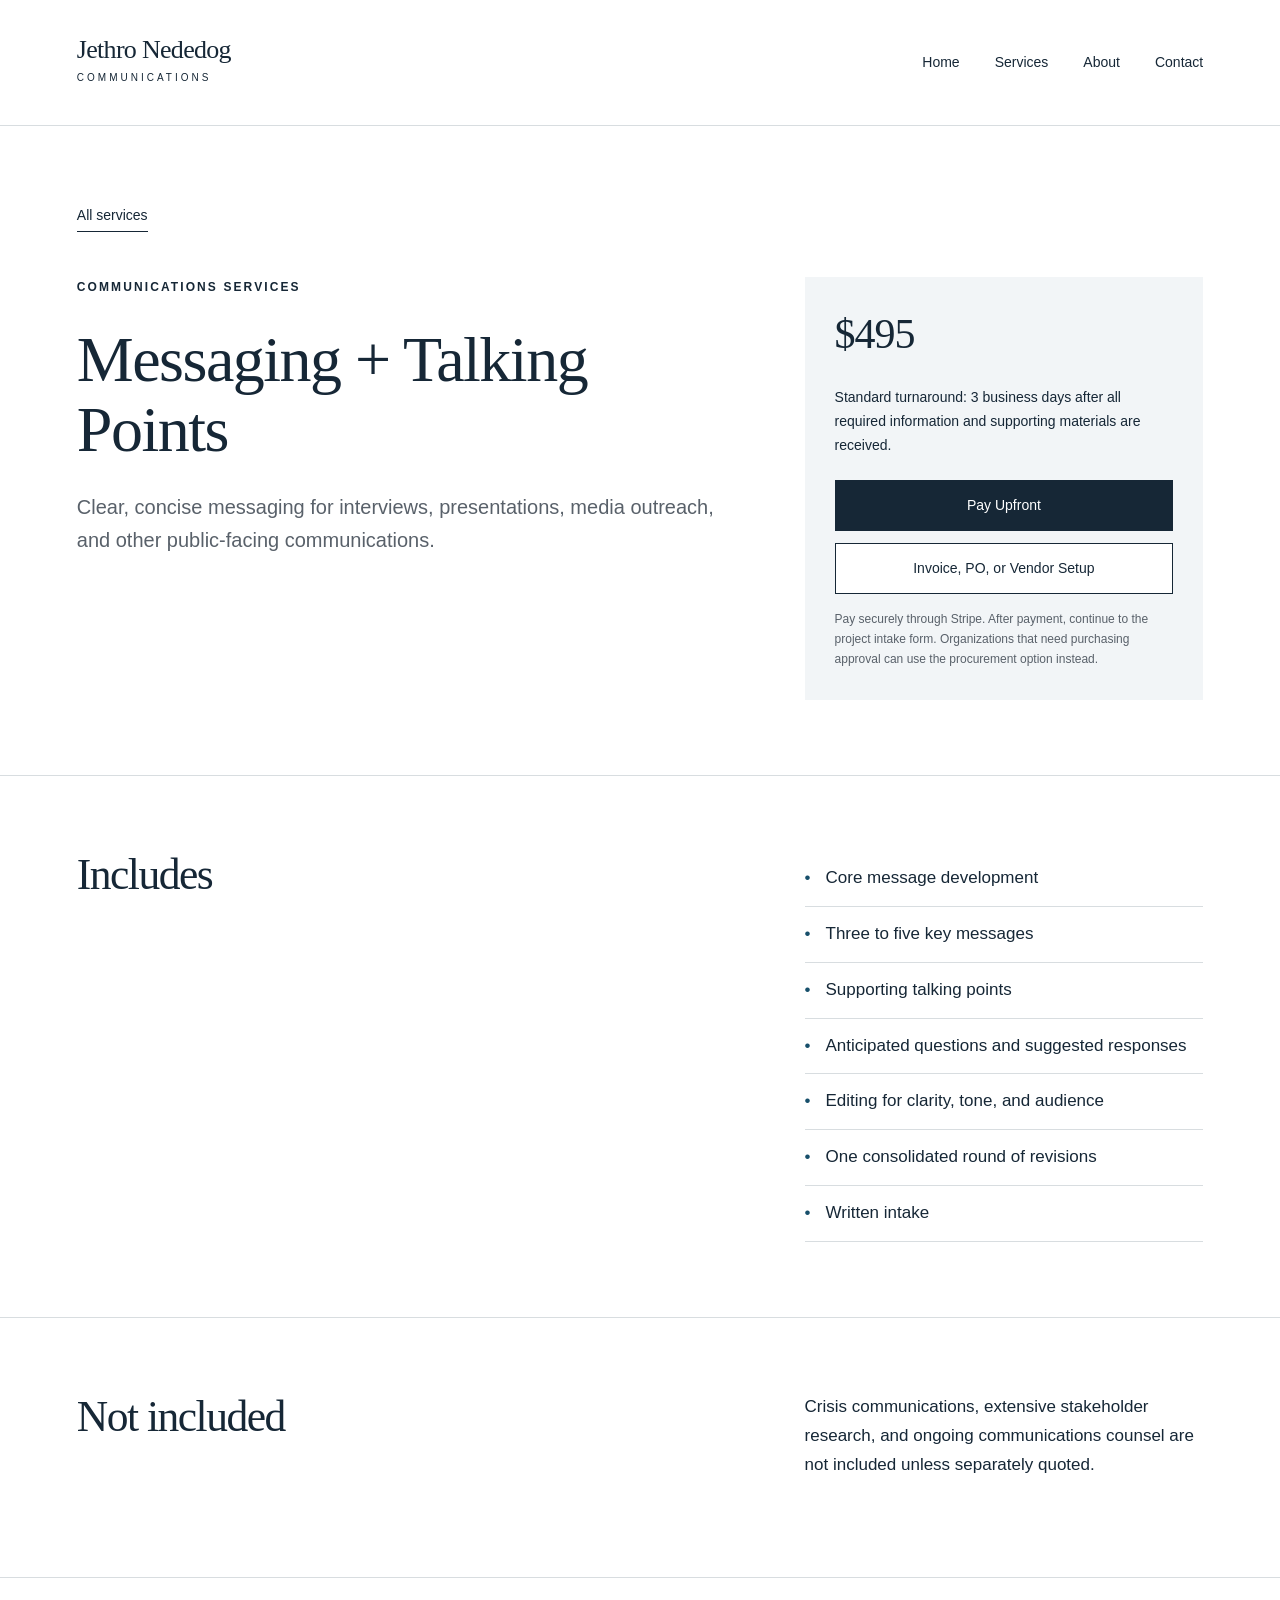
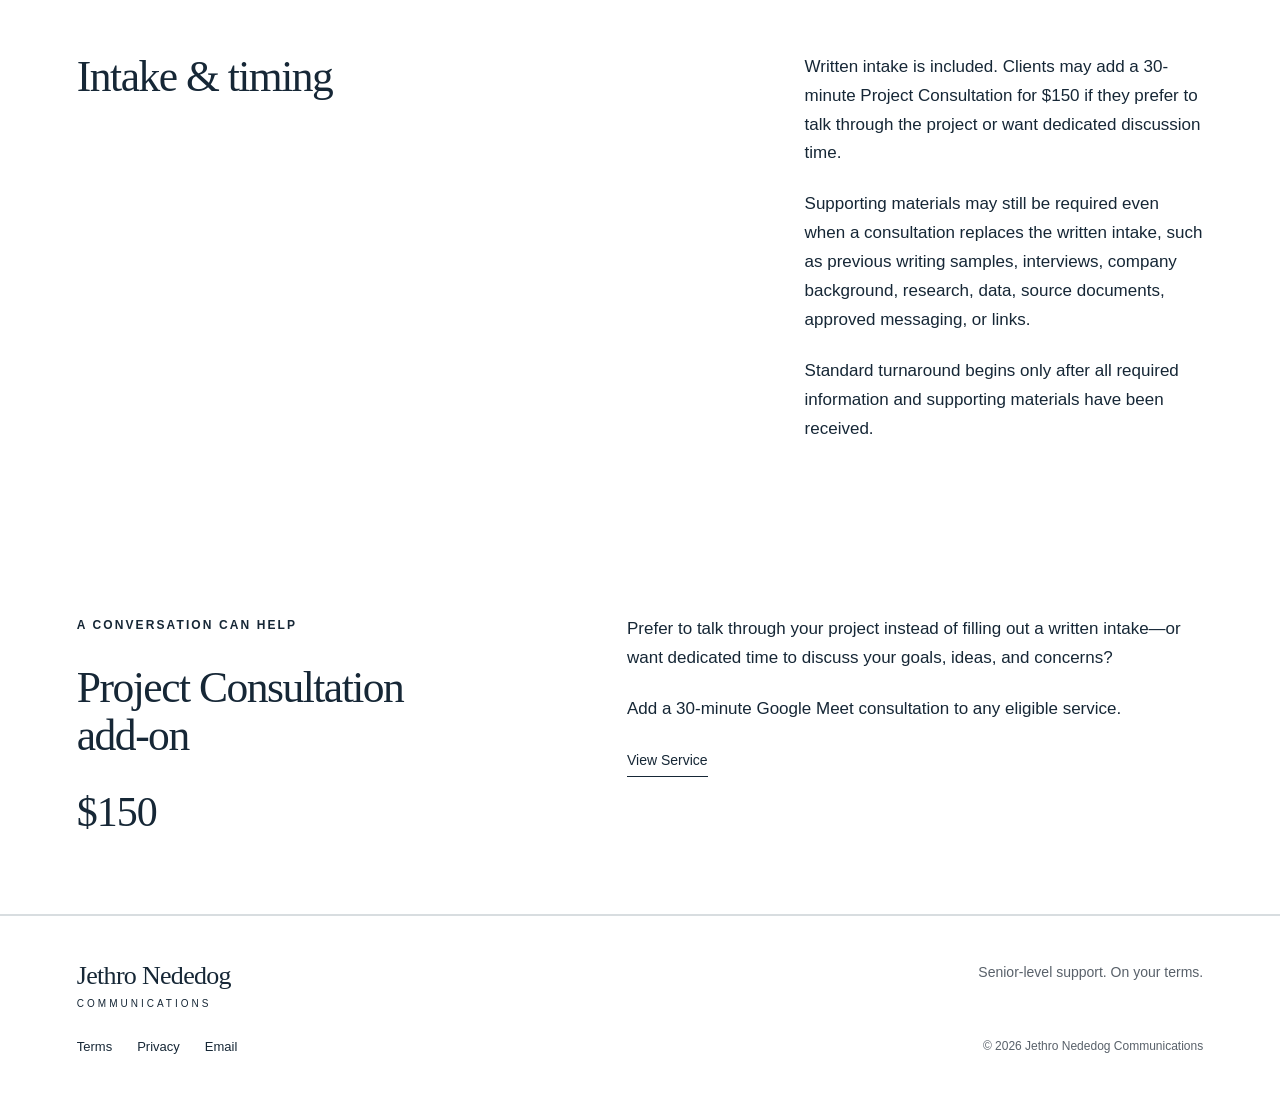
<file: services/messaging/index.html>
<!doctype html><html lang="en"><head><meta charset="utf-8"><meta name="viewport" content="width=device-width,initial-scale=1"><title>Messaging + Talking Points | Jethro Nededog Communications</title><meta name="description" content="Senior-level PR and communications support, without the agency retainer."><link rel="icon" type="image/svg+xml" href="data:image/svg+xml,%3Csvg xmlns='http://www.w3.org/2000/svg' viewBox='0 0 40 40'%3E%3Crect width='40' height='40' fill='%23162736'/%3E%3Ctext x='20' y='29' text-anchor='middle' font-family='Georgia' font-size='28' fill='white'%3EJ%3C/text%3E%3C/svg%3E"><link rel="stylesheet" href="/style.css"></head><body><a class="skip" href="#main">Skip to content</a><header><a class="brand" href="/">Jethro Nededog<span>COMMUNICATIONS</span></a><nav aria-label="Main navigation"><a href="/">Home</a><a href="/services/">Services</a><a href="/about/">About</a><a href="/contact/">Contact</a></nav></header><main id="main"><section class="service-heading"><a class="textlink" href="/services/">All services</a><div class="detail-grid"><div><span class="eyebrow">Communications services</span><h1>Messaging + Talking Points</h1><p class="lead">Clear, concise messaging for interviews, presentations, media outreach, and other public-facing communications.</p></div><aside><div class="price">$495</div><p>Standard turnaround: 3 business days after all required information and supporting materials are received.</p><a class="button " href="https://buy.stripe.com/5kQ7sLd2PdKQeU69NO4Rq06">Pay Upfront</a><a class="button secondary" href="https://docs.google.com/forms/d/e/1FAIpQLSc_8Kyu5Ub-OU3O9eBe0U7L42CmOBNkvvTWVgMAn6pX1MJhvQ/viewform">Invoice, PO, or Vendor Setup</a><p class="fine">Pay securely through Stripe. After payment, continue to the project intake form. Organizations that need purchasing approval can use the procurement option instead.</p></aside></div></section><section class="detail-grid includes"><h2>Includes</h2><ul><li>Core message development</li><li>Three to five key messages</li><li>Supporting talking points</li><li>Anticipated questions and suggested responses</li><li>Editing for clarity, tone, and audience</li><li>One consolidated round of revisions</li><li>Written intake</li></ul></section><section class="detail-grid includes"><h2>Not included</h2><p>Crisis communications, extensive stakeholder research, and ongoing communications counsel are not included unless separately quoted.</p></section><section class="detail-grid includes"><h2>Intake &amp; timing</h2><div><p>Written intake is included. Clients may add a 30-minute Project Consultation for $150 if they prefer to talk through the project or want dedicated discussion time.</p><p>Supporting materials may still be required even when a consultation replaces the written intake, such as previous writing samples, interviews, company background, research, data, source documents, approved messaging, or links.</p><p>Standard turnaround begins only after all required information and supporting materials have been received.</p></div></section><section class="consult"><div><span class="eyebrow">A conversation can help</span><h2>Project Consultation add-on</h2><div class="price">$150</div></div><div><p>Prefer to talk through your project instead of filling out a written intake—or want dedicated time to discuss your goals, ideas, and concerns?</p><p>Add a 30-minute Google Meet consultation to any eligible service.</p><a class="textlink" href="/services/project-consultation/">View Service</a></div></section></main><footer><a class="brand" href="/">Jethro Nededog<span>COMMUNICATIONS</span></a><p>Senior-level support. On your terms.</p><div><a href="/terms/">Terms</a><a href="/privacy/">Privacy</a><a href="mailto:hello@jethronededog.com">Email</a></div><small>© 2026 Jethro Nededog Communications</small></footer></body></html>
</file>
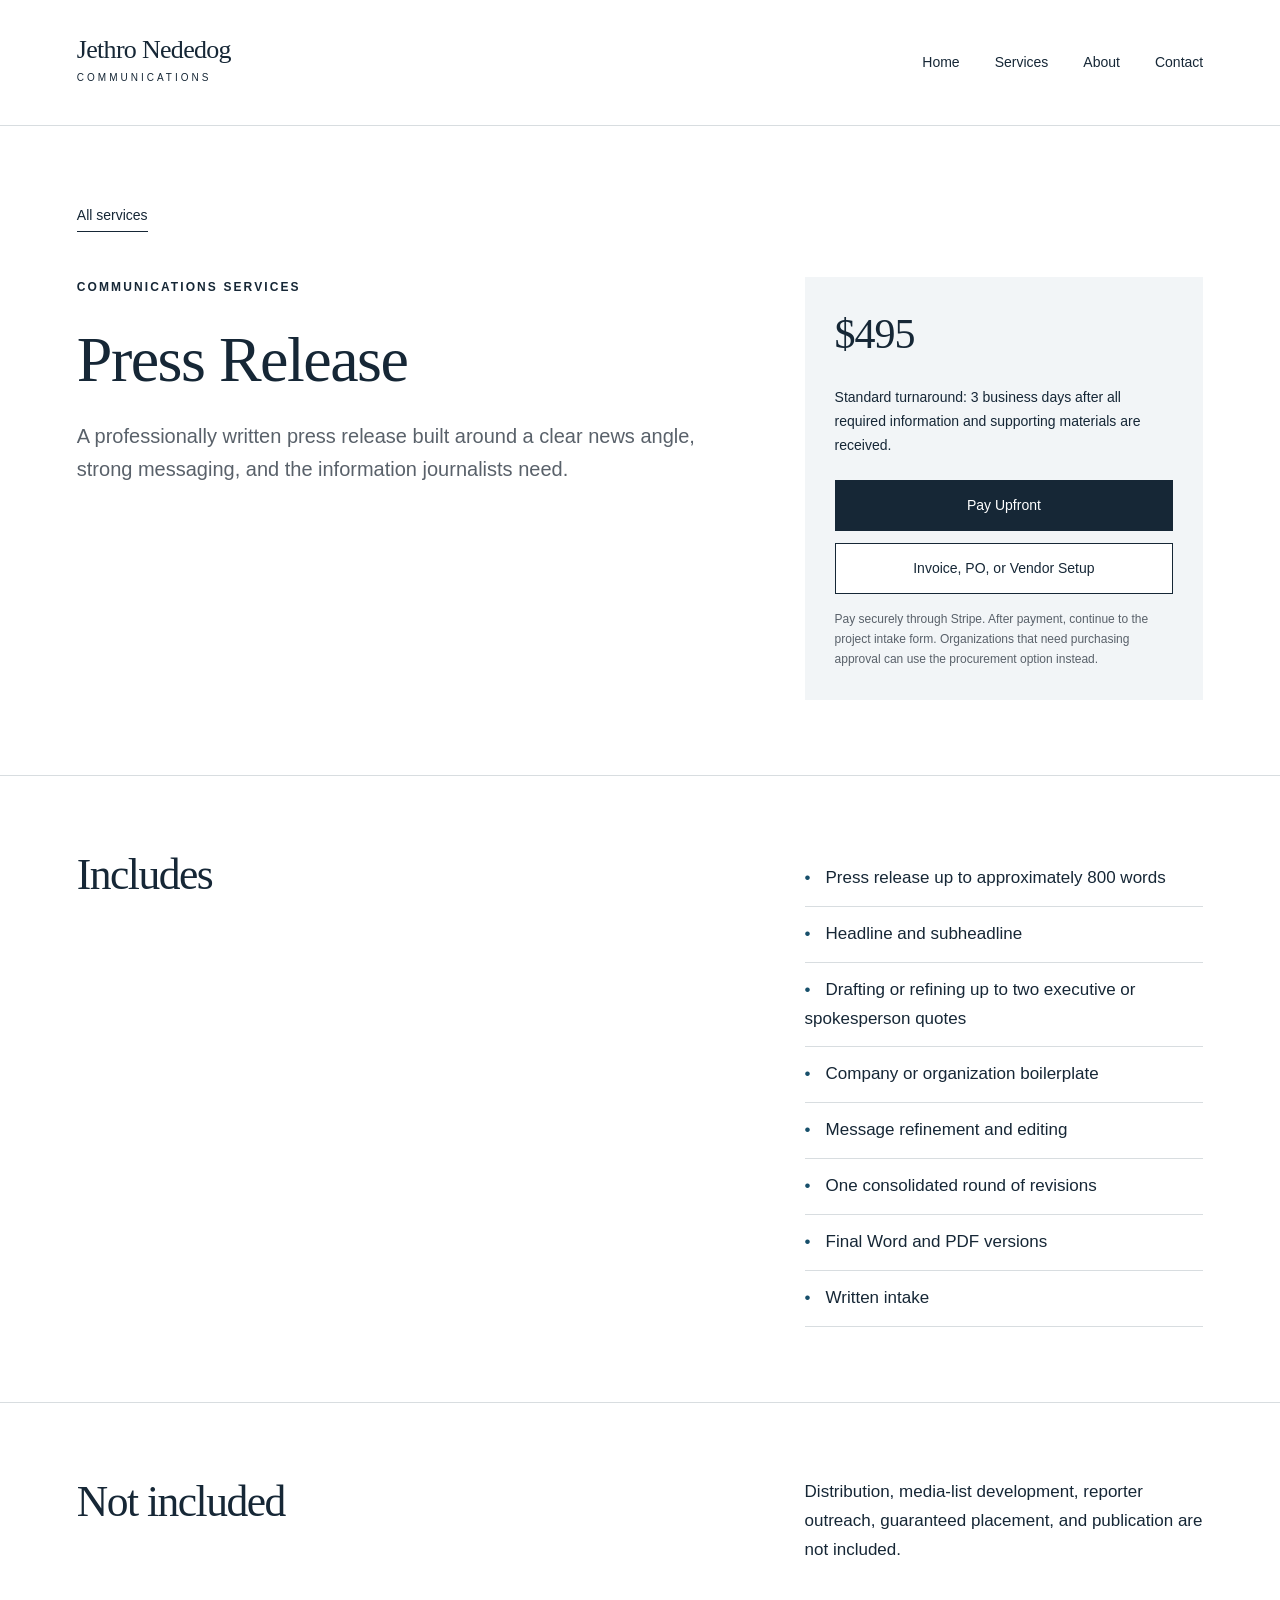
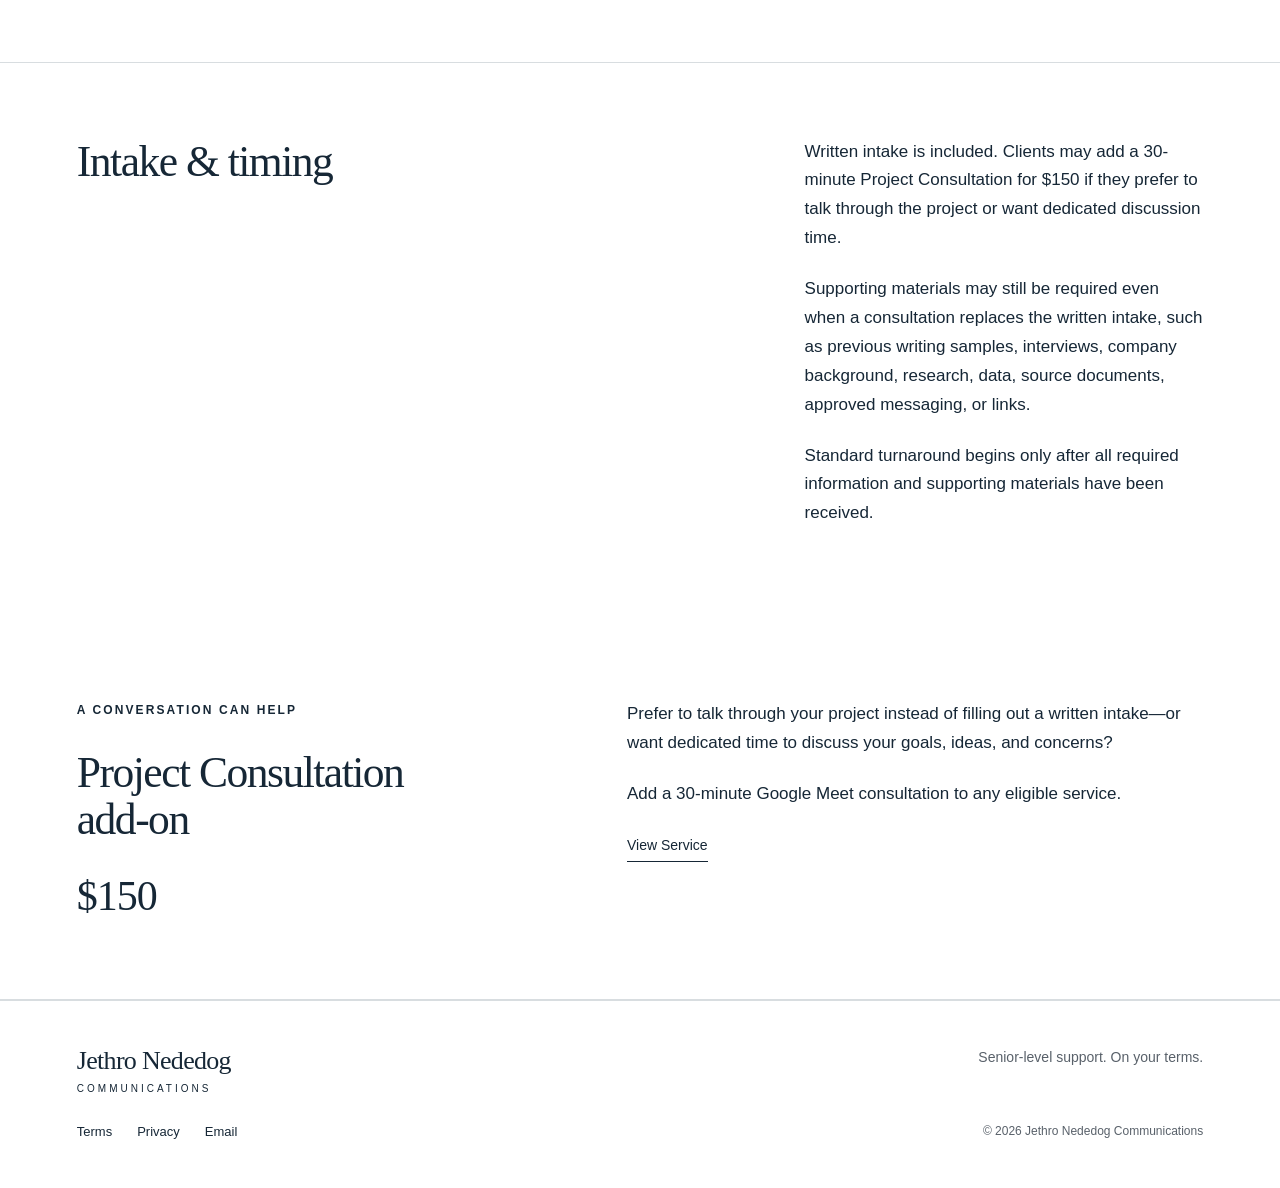
<file: services/press-release/index.html>
<!doctype html><html lang="en"><head><meta charset="utf-8"><meta name="viewport" content="width=device-width,initial-scale=1"><title>Press Release | Jethro Nededog Communications</title><meta name="description" content="Senior-level PR and communications support, without the agency retainer."><link rel="icon" type="image/svg+xml" href="data:image/svg+xml,%3Csvg xmlns='http://www.w3.org/2000/svg' viewBox='0 0 40 40'%3E%3Crect width='40' height='40' fill='%23162736'/%3E%3Ctext x='20' y='29' text-anchor='middle' font-family='Georgia' font-size='28' fill='white'%3EJ%3C/text%3E%3C/svg%3E"><link rel="stylesheet" href="/style.css"></head><body><a class="skip" href="#main">Skip to content</a><header><a class="brand" href="/">Jethro Nededog<span>COMMUNICATIONS</span></a><nav aria-label="Main navigation"><a href="/">Home</a><a href="/services/">Services</a><a href="/about/">About</a><a href="/contact/">Contact</a></nav></header><main id="main"><section class="service-heading"><a class="textlink" href="/services/">All services</a><div class="detail-grid"><div><span class="eyebrow">Communications services</span><h1>Press Release</h1><p class="lead">A professionally written press release built around a clear news angle, strong messaging, and the information journalists need.</p></div><aside><div class="price">$495</div><p>Standard turnaround: 3 business days after all required information and supporting materials are received.</p><a class="button " href="https://buy.stripe.com/dRmdR92obdKQdQ2gcc4Rq02">Pay Upfront</a><a class="button secondary" href="https://docs.google.com/forms/d/e/1FAIpQLSc_8Kyu5Ub-OU3O9eBe0U7L42CmOBNkvvTWVgMAn6pX1MJhvQ/viewform">Invoice, PO, or Vendor Setup</a><p class="fine">Pay securely through Stripe. After payment, continue to the project intake form. Organizations that need purchasing approval can use the procurement option instead.</p></aside></div></section><section class="detail-grid includes"><h2>Includes</h2><ul><li>Press release up to approximately 800 words</li><li>Headline and subheadline</li><li>Drafting or refining up to two executive or spokesperson quotes</li><li>Company or organization boilerplate</li><li>Message refinement and editing</li><li>One consolidated round of revisions</li><li>Final Word and PDF versions</li><li>Written intake</li></ul></section><section class="detail-grid includes"><h2>Not included</h2><p>Distribution, media-list development, reporter outreach, guaranteed placement, and publication are not included.</p></section><section class="detail-grid includes"><h2>Intake &amp; timing</h2><div><p>Written intake is included. Clients may add a 30-minute Project Consultation for $150 if they prefer to talk through the project or want dedicated discussion time.</p><p>Supporting materials may still be required even when a consultation replaces the written intake, such as previous writing samples, interviews, company background, research, data, source documents, approved messaging, or links.</p><p>Standard turnaround begins only after all required information and supporting materials have been received.</p></div></section><section class="consult"><div><span class="eyebrow">A conversation can help</span><h2>Project Consultation add-on</h2><div class="price">$150</div></div><div><p>Prefer to talk through your project instead of filling out a written intake—or want dedicated time to discuss your goals, ideas, and concerns?</p><p>Add a 30-minute Google Meet consultation to any eligible service.</p><a class="textlink" href="/services/project-consultation/">View Service</a></div></section></main><footer><a class="brand" href="/">Jethro Nededog<span>COMMUNICATIONS</span></a><p>Senior-level support. On your terms.</p><div><a href="/terms/">Terms</a><a href="/privacy/">Privacy</a><a href="mailto:hello@jethronededog.com">Email</a></div><small>© 2026 Jethro Nededog Communications</small></footer></body></html>
</file>
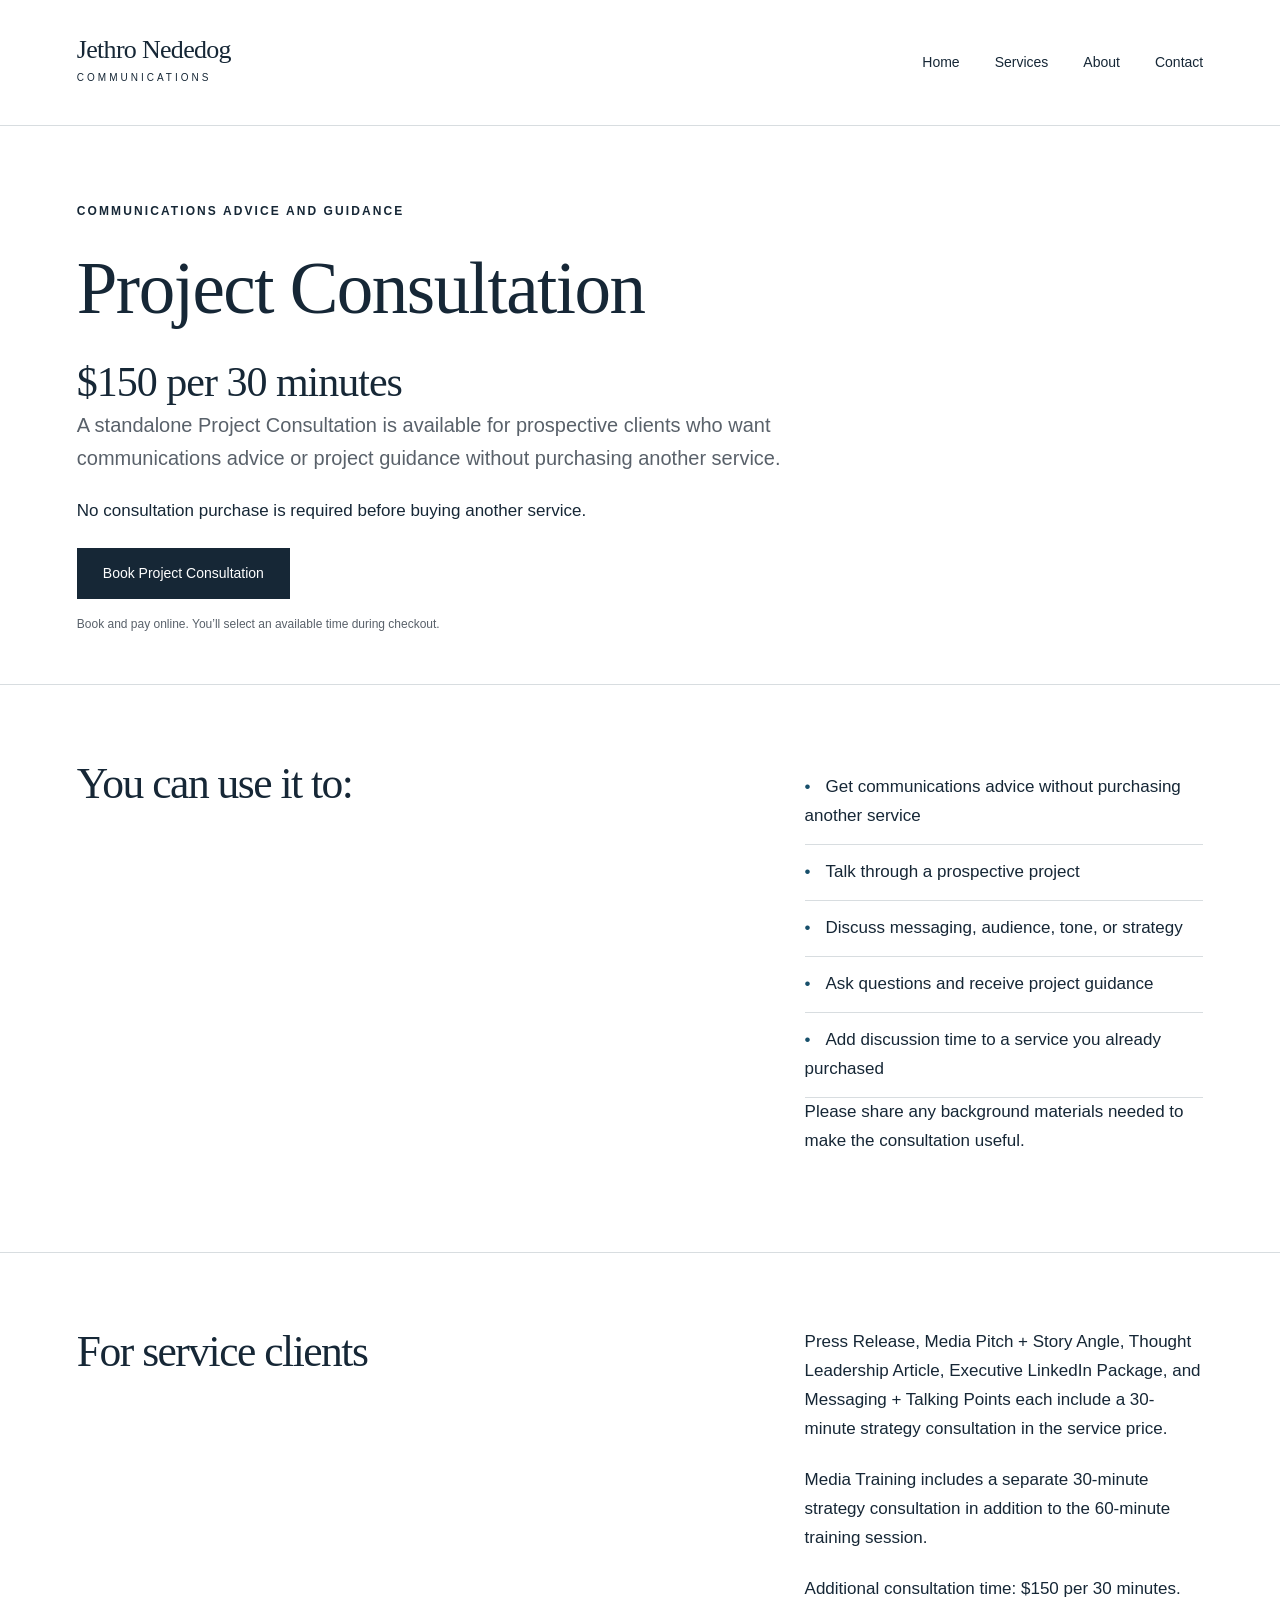
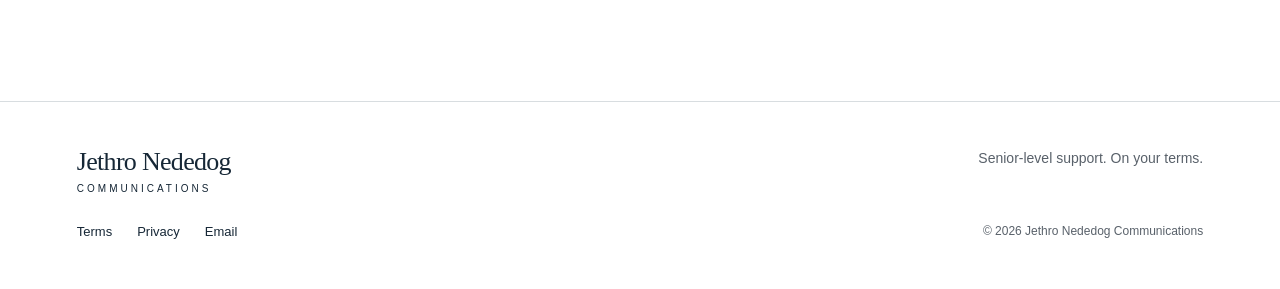
<file: services/project-consultation/index.html>
<!doctype html><html lang="en"><head><meta charset="utf-8"><meta name="viewport" content="width=device-width,initial-scale=1"><title>Project Consultation | Jethro Nededog Communications</title><meta name="description" content="Senior-level PR and communications support, without the agency retainer."><link rel="icon" type="image/svg+xml" href="data:image/svg+xml,%3Csvg xmlns='http://www.w3.org/2000/svg' viewBox='0 0 40 40'%3E%3Crect width='40' height='40' fill='%23162736'/%3E%3Ctext x='20' y='29' text-anchor='middle' font-family='Georgia' font-size='28' fill='white'%3EJ%3C/text%3E%3C/svg%3E"><link rel="stylesheet" href="/style.css"></head><body><a class="skip" href="#main">Skip to content</a><header><a class="brand" href="/">Jethro Nededog<span>COMMUNICATIONS</span></a><nav aria-label="Main navigation"><a href="/">Home</a><a href="/services/">Services</a><a href="/about/">About</a><a href="/contact/">Contact</a></nav></header><main id="main"><section class="page-heading"><span class="eyebrow">Communications advice and guidance</span><h1>Project Consultation</h1><div class="price">$150 per 30 minutes</div><p class="lead">A standalone Project Consultation is available for prospective clients who want communications advice or project guidance without purchasing another service.</p><p>No consultation purchase is required before buying another service.</p><a class="button " href="https://cal.com/jethro-n-g51gie/project-consultation">Book Project Consultation</a><p class="fine">Book and pay online. You’ll select an available time during checkout.</p></section><section class="detail-grid includes"><h2>You can use it to:</h2><div><ul><li>Get communications advice without purchasing another service</li><li>Talk through a prospective project</li><li>Discuss messaging, audience, tone, or strategy</li><li>Ask questions and receive project guidance</li><li>Add discussion time to a service you already purchased</li></ul><p>Please share any background materials needed to make the consultation useful.</p></div></section><section class="detail-grid includes"><h2>For service clients</h2><div><p>Press Release, Media Pitch + Story Angle, Thought Leadership Article, Executive LinkedIn Package, and Messaging + Talking Points each include a 30-minute strategy consultation in the service price.</p><p>Media Training includes a separate 30-minute strategy consultation in addition to the 60-minute training session.</p><p>Additional consultation time: $150 per 30 minutes.</p></div></section></main><footer><a class="brand" href="/">Jethro Nededog<span>COMMUNICATIONS</span></a><p>Senior-level support. On your terms.</p><div><a href="/terms/">Terms</a><a href="/privacy/">Privacy</a><a href="mailto:hello@jethronededog.com">Email</a></div><small>© 2026 Jethro Nededog Communications</small></footer></body></html>
</file>
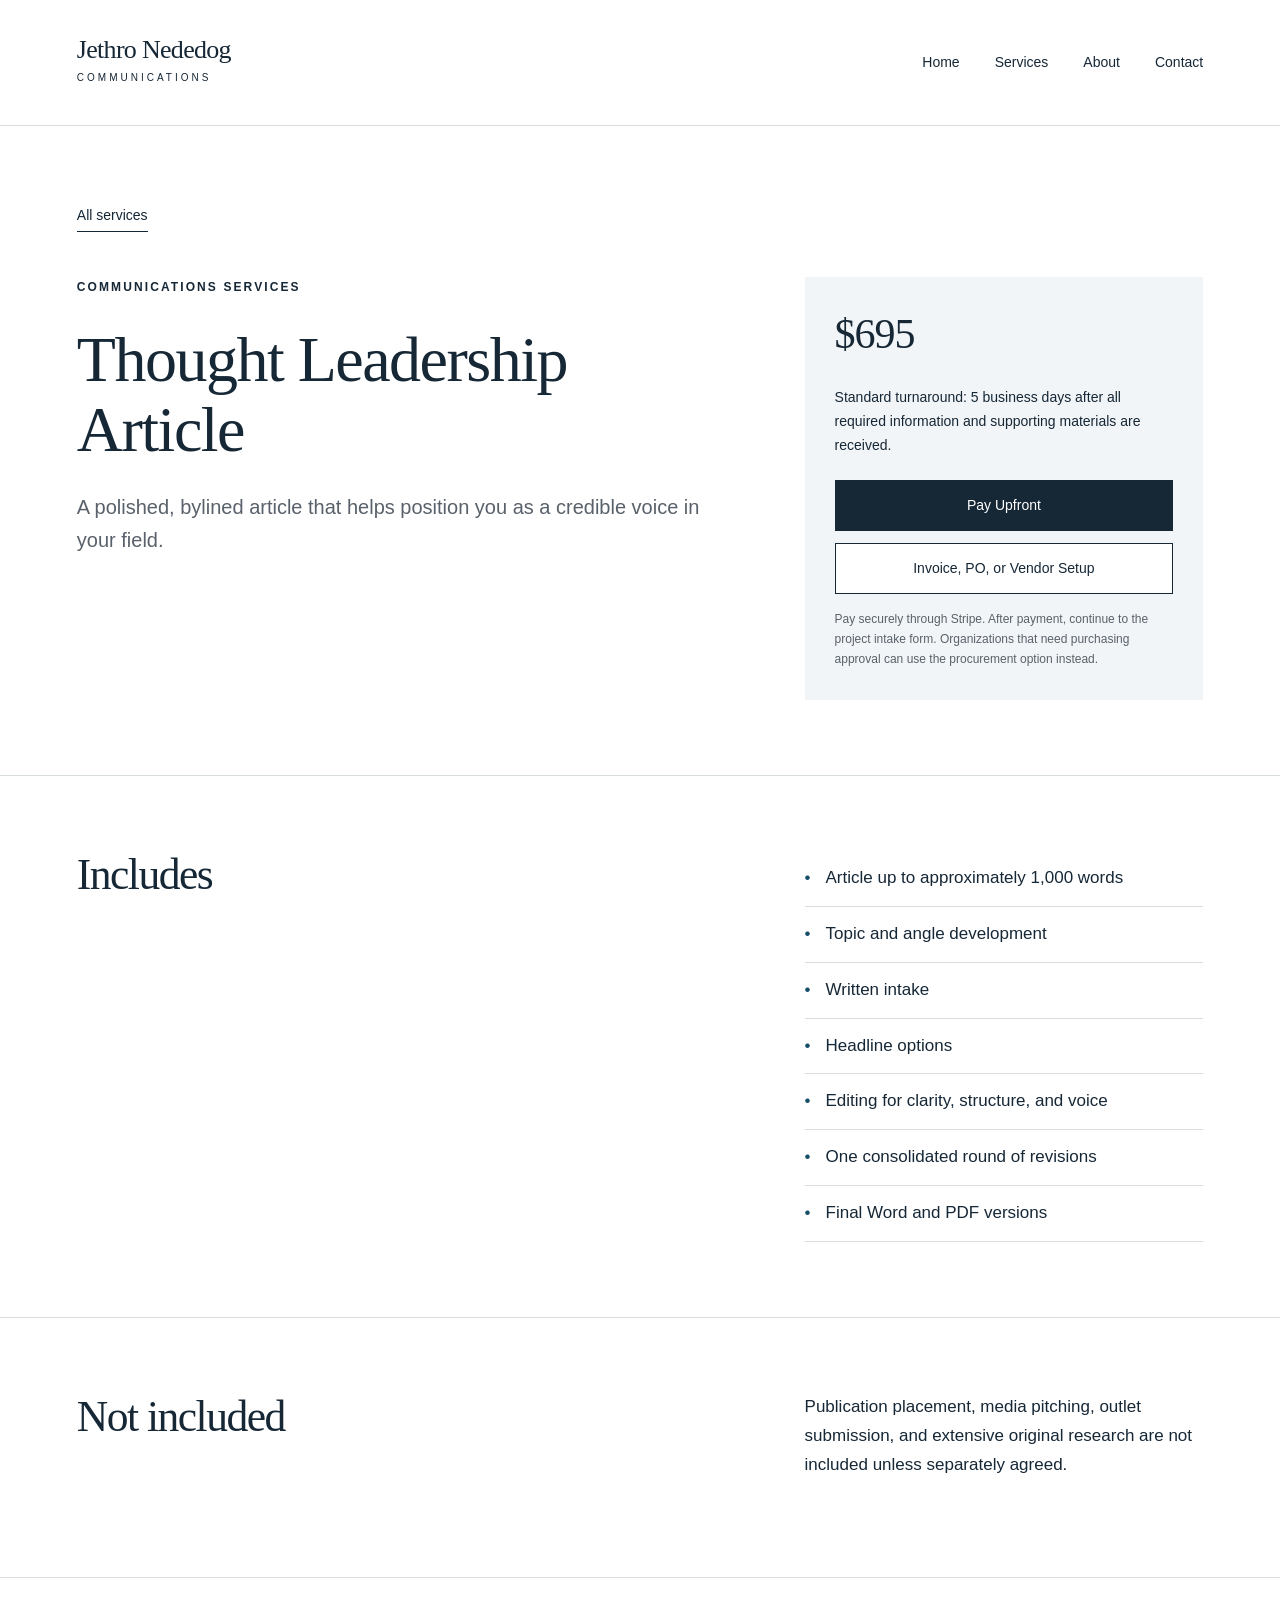
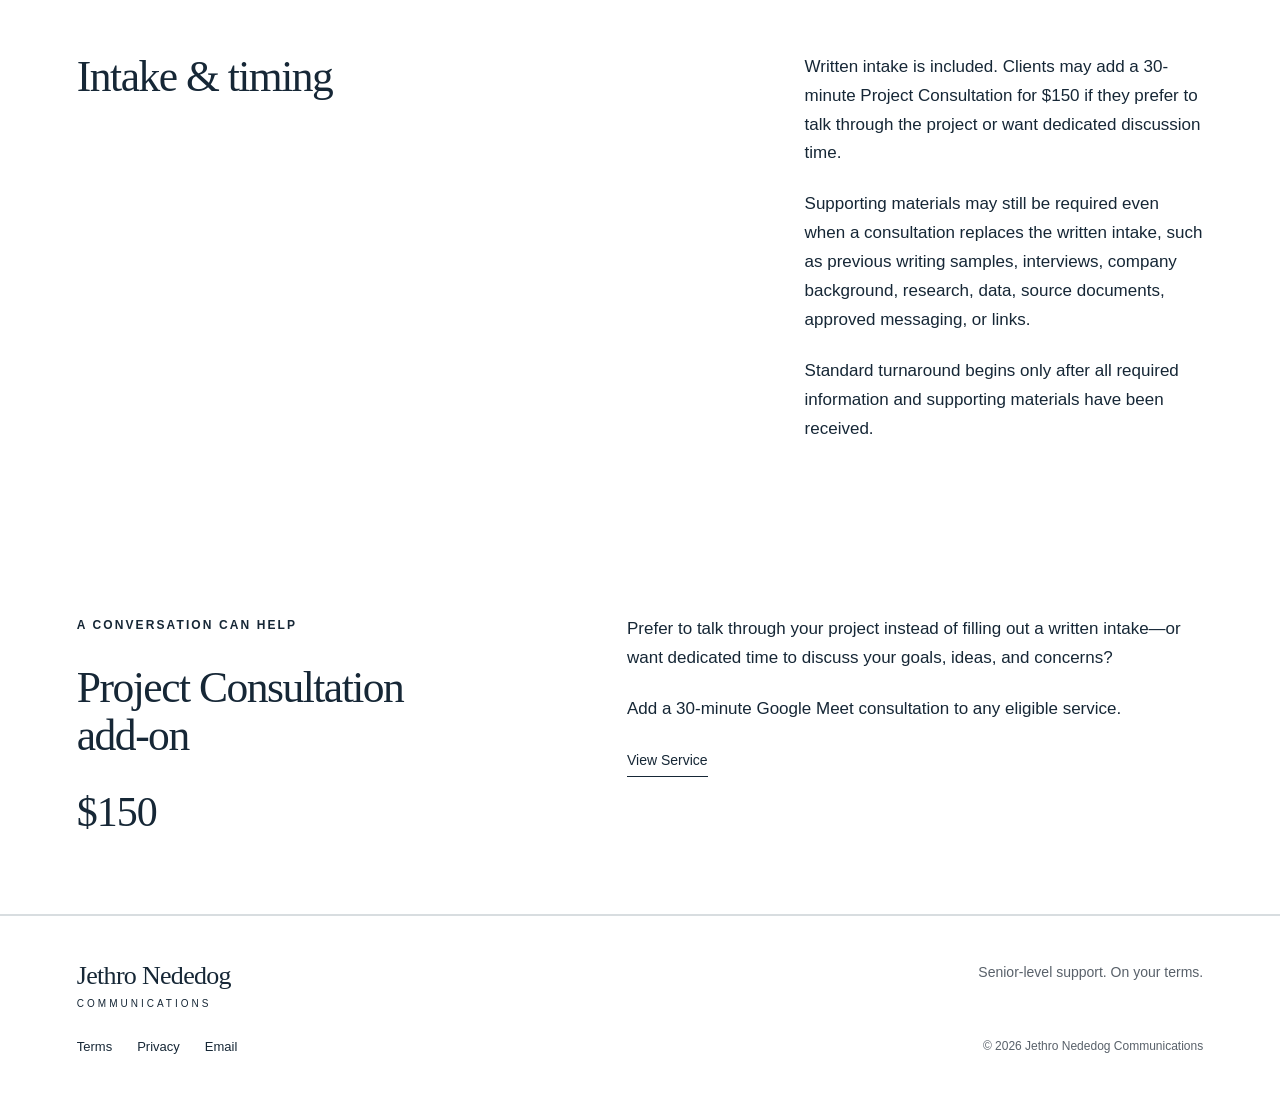
<file: services/thought-leadership/index.html>
<!doctype html><html lang="en"><head><meta charset="utf-8"><meta name="viewport" content="width=device-width,initial-scale=1"><title>Thought Leadership Article | Jethro Nededog Communications</title><meta name="description" content="Senior-level PR and communications support, without the agency retainer."><link rel="icon" type="image/svg+xml" href="data:image/svg+xml,%3Csvg xmlns='http://www.w3.org/2000/svg' viewBox='0 0 40 40'%3E%3Crect width='40' height='40' fill='%23162736'/%3E%3Ctext x='20' y='29' text-anchor='middle' font-family='Georgia' font-size='28' fill='white'%3EJ%3C/text%3E%3C/svg%3E"><link rel="stylesheet" href="/style.css"></head><body><a class="skip" href="#main">Skip to content</a><header><a class="brand" href="/">Jethro Nededog<span>COMMUNICATIONS</span></a><nav aria-label="Main navigation"><a href="/">Home</a><a href="/services/">Services</a><a href="/about/">About</a><a href="/contact/">Contact</a></nav></header><main id="main"><section class="service-heading"><a class="textlink" href="/services/">All services</a><div class="detail-grid"><div><span class="eyebrow">Communications services</span><h1>Thought Leadership Article</h1><p class="lead">A polished, bylined article that helps position you as a credible voice in your field.</p></div><aside><div class="price">$695</div><p>Standard turnaround: 5 business days after all required information and supporting materials are received.</p><a class="button " href="https://buy.stripe.com/28E28raUH8qwfYa8JK4Rq04">Pay Upfront</a><a class="button secondary" href="https://docs.google.com/forms/d/e/1FAIpQLSc_8Kyu5Ub-OU3O9eBe0U7L42CmOBNkvvTWVgMAn6pX1MJhvQ/viewform">Invoice, PO, or Vendor Setup</a><p class="fine">Pay securely through Stripe. After payment, continue to the project intake form. Organizations that need purchasing approval can use the procurement option instead.</p></aside></div></section><section class="detail-grid includes"><h2>Includes</h2><ul><li>Article up to approximately 1,000 words</li><li>Topic and angle development</li><li>Written intake</li><li>Headline options</li><li>Editing for clarity, structure, and voice</li><li>One consolidated round of revisions</li><li>Final Word and PDF versions</li></ul></section><section class="detail-grid includes"><h2>Not included</h2><p>Publication placement, media pitching, outlet submission, and extensive original research are not included unless separately agreed.</p></section><section class="detail-grid includes"><h2>Intake &amp; timing</h2><div><p>Written intake is included. Clients may add a 30-minute Project Consultation for $150 if they prefer to talk through the project or want dedicated discussion time.</p><p>Supporting materials may still be required even when a consultation replaces the written intake, such as previous writing samples, interviews, company background, research, data, source documents, approved messaging, or links.</p><p>Standard turnaround begins only after all required information and supporting materials have been received.</p></div></section><section class="consult"><div><span class="eyebrow">A conversation can help</span><h2>Project Consultation add-on</h2><div class="price">$150</div></div><div><p>Prefer to talk through your project instead of filling out a written intake—or want dedicated time to discuss your goals, ideas, and concerns?</p><p>Add a 30-minute Google Meet consultation to any eligible service.</p><a class="textlink" href="/services/project-consultation/">View Service</a></div></section></main><footer><a class="brand" href="/">Jethro Nededog<span>COMMUNICATIONS</span></a><p>Senior-level support. On your terms.</p><div><a href="/terms/">Terms</a><a href="/privacy/">Privacy</a><a href="mailto:hello@jethronededog.com">Email</a></div><small>© 2026 Jethro Nededog Communications</small></footer></body></html>
</file>
<file: style.css>
:root{--ink:#162736;--muted:#59616a;--line:#d8dde0;--accent:#174f6b;--paper:#fff;--wash:#f2f5f7}*{box-sizing:border-box}body{margin:0;background:var(--paper);color:var(--ink);font:17px/1.7 -apple-system,BlinkMacSystemFont,"Segoe UI",sans-serif}a{color:inherit;text-decoration:none}a:hover{color:var(--accent)}a:focus-visible,button:focus-visible{outline:3px solid #3884a5;outline-offset:5px}header,main,footer{max-width:1360px;margin:auto}header{padding:35px 6%;display:flex;align-items:center;justify-content:space-between;border-bottom:1px solid var(--line)}.brand{font:26px/1.15 Georgia,serif;letter-spacing:-.7px;white-space:nowrap}.brand span{display:block;font:10px/2.5 -apple-system,sans-serif;letter-spacing:3px}nav{display:flex;gap:35px;font-size:14px}nav a:hover,.textlink:hover{border-bottom-color:var(--accent)}section{padding:75px 6%}h1,h2,h3{font-family:Georgia,"Times New Roman",serif;font-weight:400;line-height:1.1;letter-spacing:-1.5px;margin:0 0 25px}h1{font-size:clamp(42px,5.7vw,78px);max-width:1010px}h2{font-size:clamp(32px,3.4vw,46px)}h3{font-size:30px;letter-spacing:-.8px;line-height:1.2}p{margin:0 0 22px}em{font-weight:400;color:var(--accent)}.eyebrow{display:block;text-transform:uppercase;letter-spacing:2.1px;font-size:12px;font-weight:600;margin-bottom:28px}.hero{padding-top:75px;padding-bottom:25px}.hero h1{max-width:1030px}.lead{font-size:20px;line-height:1.65;color:var(--muted);max-width:760px}.hero .lead{max-width:810px}.actions{display:flex;gap:15px;flex-wrap:wrap;margin-top:35px}.button{display:inline-block;background:var(--ink);color:white;border:1px solid var(--ink);padding:14px 25px;font:500 14px/1.5 -apple-system,sans-serif;cursor:pointer}.button:hover{background:var(--accent);color:white}.button.secondary{color:var(--ink);background:white}.button.secondary:hover{background:var(--wash)}.hero-bottom{border-top:1px solid var(--line);margin-top:65px;padding-top:22px;display:flex;justify-content:space-between;color:var(--muted);font-size:12px;letter-spacing:.3px}.hero-bottom span:last-child{font-size:11px;letter-spacing:1.5px}.intro{display:grid;grid-template-columns:1fr 1.3fr;gap:75px;background:var(--wash);margin-top:30px}.intro h2{font-size:38px}.intro p{font-size:19px;max-width:600px}.cards{display:grid;grid-template-columns:repeat(3,1fr);border-top:1px solid var(--line);border-left:1px solid var(--line)}.cards article{padding:30px;border-right:1px solid var(--line);border-bottom:1px solid var(--line);display:flex;flex-direction:column}.meta{display:flex;justify-content:space-between;font-size:12px;letter-spacing:1px;color:var(--muted);margin-bottom:35px}.meta span{font-size:20px;color:var(--ink);letter-spacing:0}.cards h3{min-height:73px}.cards p{font-size:16px;color:var(--muted)}.cards .timing{font-size:13px;line-height:1.6;margin-top:auto;padding-top:12px}.textlink{font-size:14px;font-weight:500;display:inline-block;width:fit-content;border-bottom:1px solid var(--ink);padding-bottom:3px}.packages{background:var(--ink);color:white}.packages .eyebrow{color:#b1c8d6}.bundle-grid{display:grid;grid-template-columns:repeat(3,1fr);gap:45px;margin-top:50px}.bundle-grid article{border-top:1px solid #52616c;padding-top:30px}.bundle-grid p{color:#ced7de;font-size:16px;margin-top:20px}.price{font:42px/1.3 Georgia,serif;letter-spacing:-1px}.consult{display:grid;grid-template-columns:1fr 1.2fr;gap:70px;border-bottom:1px solid var(--line)}.consult h2{max-width:390px}.consult p{max-width:600px}.closing{text-align:center;padding-top:95px;padding-bottom:100px}.closing h2{max-width:760px;margin:0 auto 30px}footer{border-top:1px solid var(--line);padding:45px 6%;display:grid;grid-template-columns:1fr 1fr;gap:20px}footer p{text-align:right;font-size:14px;color:var(--muted)}footer div{display:flex;gap:25px;font-size:13px}footer small{text-align:right;color:var(--muted);font-size:12px}.page-heading{padding-bottom:50px}.page-heading h1{max-width:900px}.detail-grid{display:grid;grid-template-columns:1.6fr 1fr;gap:90px}.service-heading .textlink{margin-bottom:45px}.service-heading h1{font-size:clamp(42px,5vw,68px)}aside{background:var(--wash);padding:30px;align-self:start}aside .price{margin-bottom:25px}aside p{font-size:14px}aside .button{width:100%;text-align:center}.fine{font-size:12px;color:var(--muted);margin:15px 0 0}.includes{border-top:1px solid var(--line)}ul{padding:0;margin:0;list-style:none}li{padding:13px 0;border-bottom:1px solid var(--line);font-size:17px}li:before{content:'•';color:var(--accent);margin-right:15px}.about-grid{display:grid;grid-template-columns:1fr 1.6fr;gap:80px;padding-top:15px}.monogram{background:var(--ink);color:#fff;font:120px/1 Georgia,serif;padding:70px 35px;align-self:start;text-align:center}.monogram span{display:block;font:12px/1.8 -apple-system,sans-serif;letter-spacing:2px;margin-top:40px}.prose p{font-size:18px}.contact{min-height:65vh;padding-top:110px;padding-bottom:100px}.contact .lead{max-width:740px}.contact .button{margin:15px 0 30px}.legal{max-width:920px;padding-top:10px;padding-bottom:100px}.legal h2{font-size:29px;margin-top:35px}.skip{position:absolute;top:-100px}.skip:focus{top:10px;background:white;padding:10px}dialog{max-width:540px;width:calc(100% - 40px);border:1px solid var(--line);padding:40px;color:var(--ink)}dialog::backdrop{background:#16273688}.close{float:right;border:0;background:transparent;font-size:30px;cursor:pointer}dialog h2{font-size:32px;margin-top:25px}dialog p{font-size:16px}@media(max-width:850px){header{padding:25px 6%;align-items:flex-start;gap:25px;flex-direction:column}nav{gap:28px}section{padding:55px 6%}.hero{padding-top:55px}.hero-bottom{margin-top:45px;gap:15px;flex-direction:column}.intro,.consult,.detail-grid,.about-grid{grid-template-columns:1fr;gap:30px}.cards{grid-template-columns:repeat(2,1fr)}.bundle-grid{grid-template-columns:1fr;gap:25px}.bundle-grid article{display:grid;grid-template-columns:1fr auto;gap:10px}.bundle-grid p{grid-column:1/-1}.monogram{max-width:360px}.contact{padding-top:65px}footer p{display:none}}@media(max-width:520px){.cards{grid-template-columns:1fr}.cards h3{min-height:0}.cards article{padding:25px}.lead{font-size:18px}.hero h1{font-size:44px}.hero h1 em{display:inline}.bundle-grid h3{font-size:26px}.bundle-grid .price{font-size:32px}footer{grid-template-columns:1fr}footer small{text-align:left}nav{width:100%;justify-content:space-between;gap:15px}.intro h2{font-size:32px}}

/* Narrow-screen readability without changing desktop composition. */
main,section,article,aside,.detail-grid>*,.consult>*,.intro>*,.about-grid>*{min-width:0}
h1,h2,h3,p,li,a{overflow-wrap:break-word}
@media(max-width:850px){nav a{padding:12px 0;min-height:44px;display:inline-flex;align-items:center}nav{flex-wrap:wrap}.button{max-width:100%;white-space:normal}}
@media(max-width:520px){.hero h1{font-size:clamp(34px,8.7vw,44px);line-height:1.13;letter-spacing:-1px}.hero h1 em{overflow-wrap:anywhere}h1{font-size:clamp(34px,10vw,42px)}.service-heading h1{font-size:clamp(34px,10vw,42px)}.bundle-grid article{grid-template-columns:minmax(0,1fr) auto;gap:8px}.bundle-grid h3{overflow-wrap:anywhere}.brand{font-size:24px}.eyebrow{overflow-wrap:anywhere}.contact .textlink{font-size:13px}aside{padding:24px}}

.purchasing{background:var(--wash);border-top:1px solid var(--line);border-bottom:1px solid var(--line)}
.purchasing p{max-width:900px}
.contact-procurement{background:var(--wash);border:1px solid var(--line);margin-top:55px;padding:35px;max-width:850px}
.contact-procurement h2{font-size:32px}
dialog .actions{margin-top:25px}
.service-heading aside .button+.button{margin-top:12px}
.about-portrait{margin:0;align-self:start;background:var(--ink);color:#fff;max-width:480px}
.about-portrait img{display:block;width:100%;height:auto}
.about-portrait figcaption{padding:22px 25px;font:12px/1.8 -apple-system,sans-serif;letter-spacing:2px;text-align:center}
@media(max-width:850px){.about-portrait{max-width:600px}}
@media(max-width:520px){.contact-procurement{padding:25px}.about-portrait figcaption{padding:18px 20px}}
</file>
